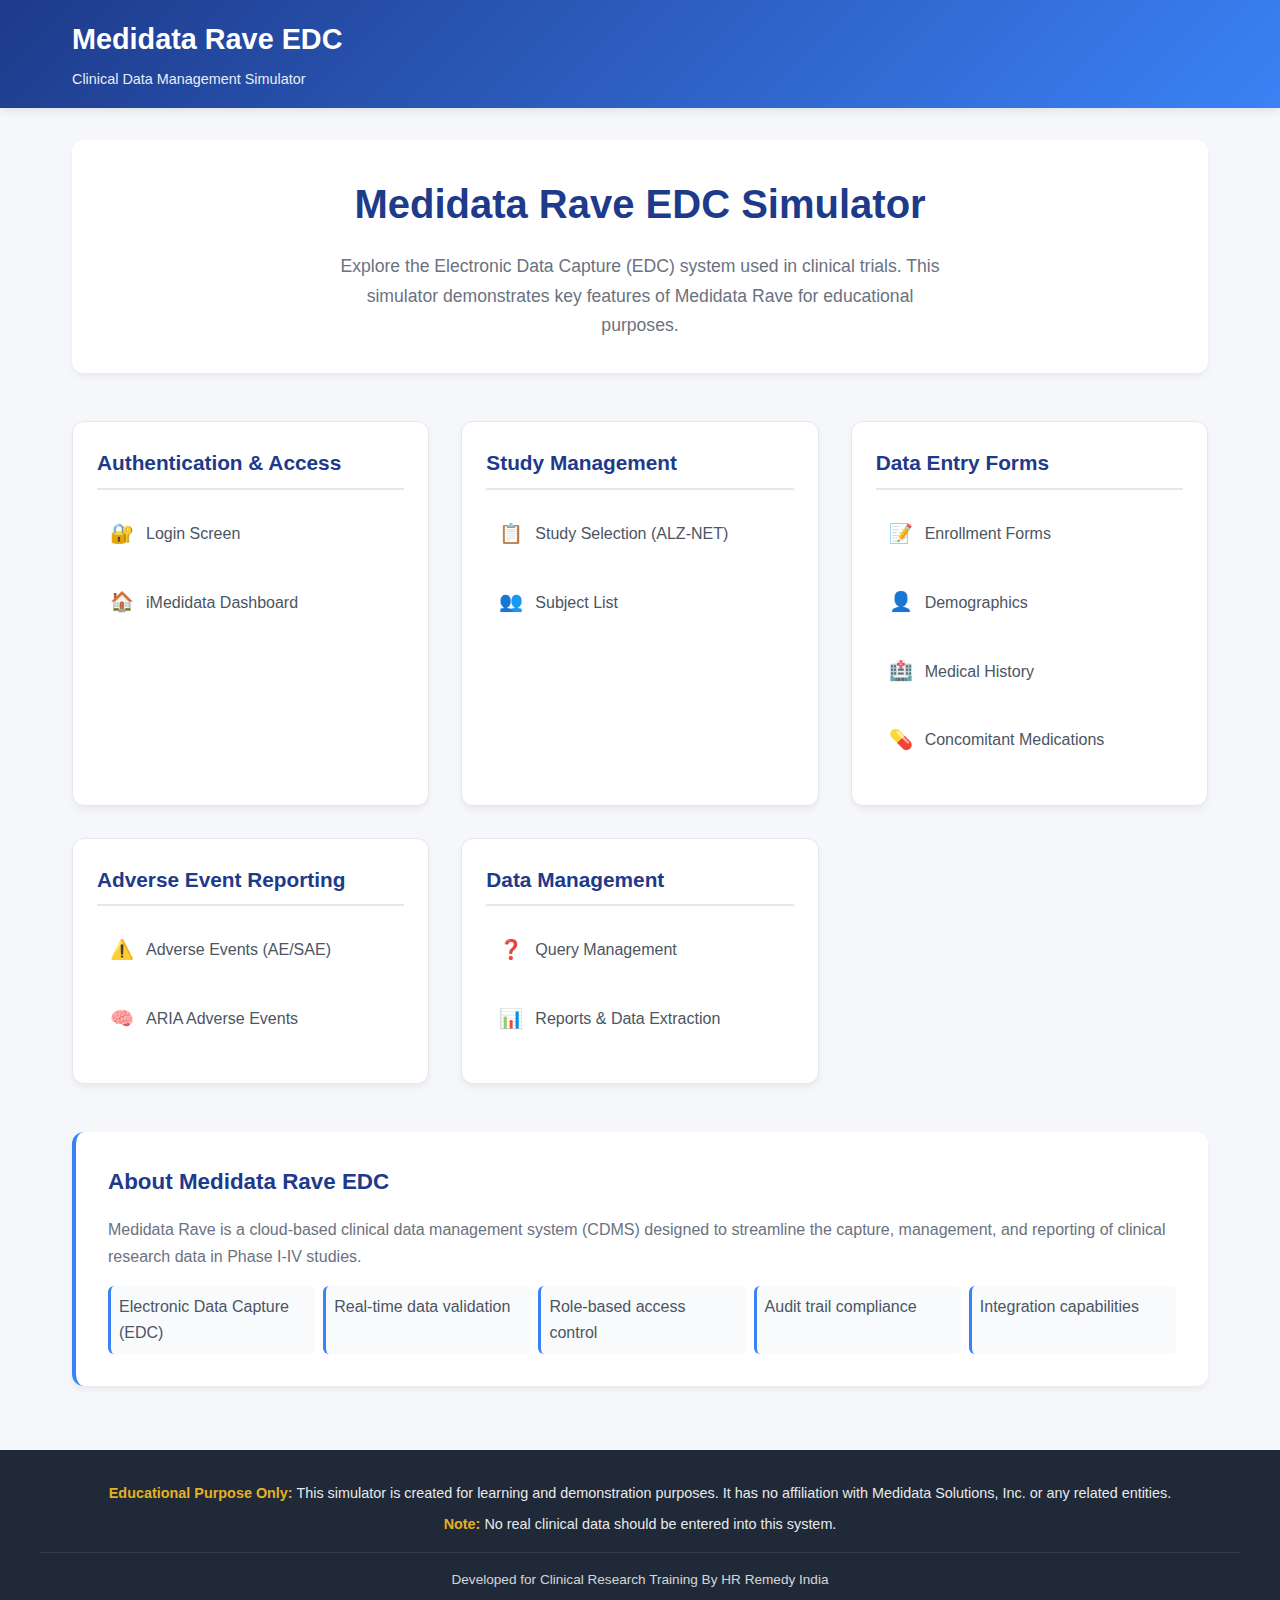
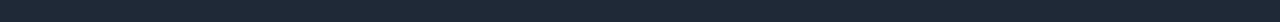
<file: index.html>
<!DOCTYPE html>
<html lang="en">
<head>
    <meta charset="UTF-8">
    <meta name="viewport" content="width=device-width, initial-scale=1.0">
    <title>Medidata Rave EDC Simulator - Home</title>
    <link rel="stylesheet" href="css/styles.css">
    <link rel="stylesheet" href="css/components.css">
</head>
<body>
    <header class="header">
        <div class="header-content">
            <div class="logo">
                <h2>Medidata Rave EDC</h2>
                <span class="subtitle">Clinical Data Management Simulator</span>
            </div>
        </div>
    </header>

    <div class="container">
        <div class="welcome-section">
            <h1>Medidata Rave EDC Simulator</h1>
            <p class="description">
                Explore the Electronic Data Capture (EDC) system used in clinical trials. 
                This simulator demonstrates key features of Medidata Rave for educational purposes.
            </p>
        </div>

        <div class="navigation-grid">
            <div class="nav-section">
                <h3>Authentication & Access</h3>
                <ul class="nav-list">
                    <li><a href="screens/login.html" class="nav-link">
                        <span class="icon">🔐</span>
                        <span class="text">Login Screen</span>
                    </a></li>
                    <li><a href="screens/home_dashboard.html" class="nav-link">
                        <span class="icon">🏠</span>
                        <span class="text">iMedidata Dashboard</span>
                    </a></li>
                </ul>
            </div>

            <div class="nav-section">
                <h3>Study Management</h3>
                <ul class="nav-list">
                    <li><a href="screens/study_list.html" class="nav-link">
                        <span class="icon">📋</span>
                        <span class="text">Study Selection (ALZ-NET)</span>
                    </a></li>
                    <li><a href="screens/subject_list.html" class="nav-link">
                        <span class="icon">👥</span>
                        <span class="text">Subject List</span>
                    </a></li>
                </ul>
            </div>

            <div class="nav-section">
                <h3>Data Entry Forms</h3>
                <ul class="nav-list">
                    <li><a href="screens/enrollment_forms.html" class="nav-link">
                        <span class="icon">📝</span>
                        <span class="text">Enrollment Forms</span>
                    </a></li>
                    <li><a href="screens/demographics.html" class="nav-link">
                        <span class="icon">👤</span>
                        <span class="text">Demographics</span>
                    </a></li>
                    <li><a href="screens/medical_history.html" class="nav-link">
                        <span class="icon">🏥</span>
                        <span class="text">Medical History</span>
                    </a></li>
                    <li><a href="screens/concomitant_meds.html" class="nav-link">
                        <span class="icon">💊</span>
                        <span class="text">Concomitant Medications</span>
                    </a></li>
                </ul>
            </div>

            <div class="nav-section">
                <h3>Adverse Event Reporting</h3>
                <ul class="nav-list">
                    <li><a href="screens/adverse_events.html" class="nav-link">
                        <span class="icon">⚠️</span>
                        <span class="text">Adverse Events (AE/SAE)</span>
                    </a></li>
                    <li><a href="screens/aria_events.html" class="nav-link">
                        <span class="icon">🧠</span>
                        <span class="text">ARIA Adverse Events</span>
                    </a></li>
                </ul>
            </div>

            <div class="nav-section">
                <h3>Data Management</h3>
                <ul class="nav-list">
                    <li><a href="screens/query_management.html" class="nav-link">
                        <span class="icon">❓</span>
                        <span class="text">Query Management</span>
                    </a></li>
                    <li><a href="screens/reports.html" class="nav-link">
                        <span class="icon">📊</span>
                        <span class="text">Reports & Data Extraction</span>
                    </a></li>
                </ul>
            </div>
        </div>

        <div class="info-section">
            <div class="info-card">
                <h4>About Medidata Rave EDC</h4>
                <p>Medidata Rave is a cloud-based clinical data management system (CDMS) designed to streamline the capture, management, and reporting of clinical research data in Phase I-IV studies.</p>
                <ul>
                    <li>Electronic Data Capture (EDC)</li>
                    <li>Real-time data validation</li>
                    <li>Role-based access control</li>
                    <li>Audit trail compliance</li>
                    <li>Integration capabilities</li>
                </ul>
            </div>
        </div>
    </div>

    <footer class="footer">
        <div class="disclaimer">
            <p><strong>Educational Purpose Only:</strong> This simulator is created for learning and demonstration purposes. It has no affiliation with Medidata Solutions, Inc. or any related entities.</p>
            <p><strong>Note:</strong> No real clinical data should be entered into this system.</p>
        </div>
        <div class="credit">
            <p>Developed for Clinical Research Training By HR Remedy India</p>
        </div>
    </footer>
</body>
</html>
</file>
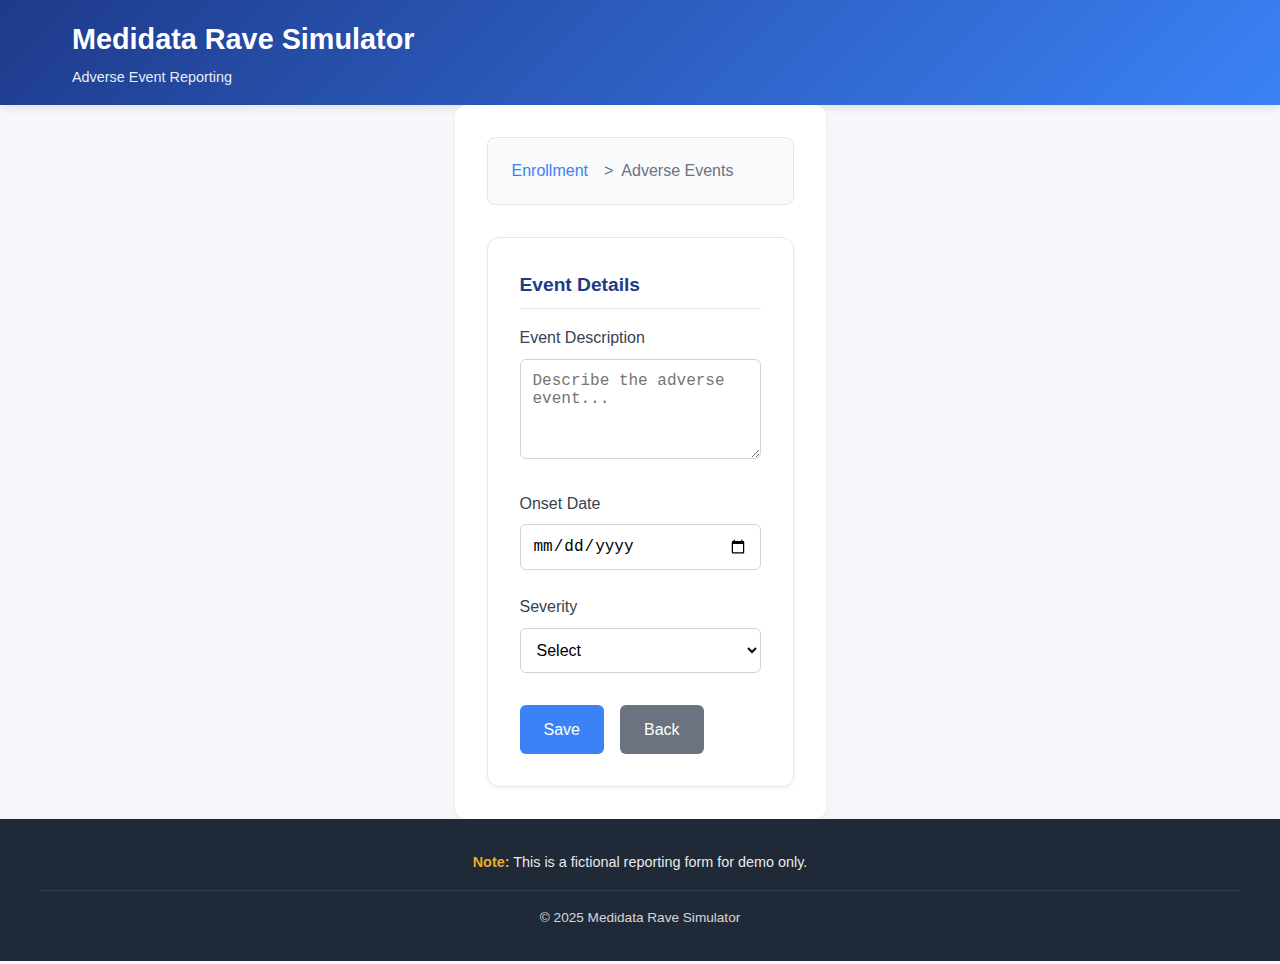
<file: screens/adverse_events.html>
<!DOCTYPE html>
<html lang="en">
<head>
  <meta charset="UTF-8">
  <meta name="viewport" content="width=device-width, initial-scale=1.0">
  <title>Adverse Events | Medidata Rave Simulator</title>
  <link rel="stylesheet" href="../css/styles.css">
  <link rel="stylesheet" href="../css/components.css">
</head>
<body>
  <header class="header">
    <div class="header-content">
      <div class="logo">
        <h2>Medidata Rave Simulator</h2>
        <p class="subtitle">Adverse Event Reporting</p>
      </div>
    </div>
  </header>

  <div class="container screen-container">
    <nav class="breadcrumb">
      <ul class="breadcrumb-list">
        <li class="breadcrumb-item"><a href="enrollment_forms.html" class="breadcrumb-link">Enrollment</a></li>
        <li class="breadcrumb-item breadcrumb-current">Adverse Events</li>
      </ul>
    </nav>

    <form class="form-container">
      <div class="form-section">
        <h3>Event Details</h3>
        <div class="form-group">
          <label class="form-label">Event Description</label>
          <textarea class="form-textarea" placeholder="Describe the adverse event..." rows="4"></textarea>
        </div>
        <div class="form-group">
          <label class="form-label">Onset Date</label>
          <input type="date" class="form-input">
        </div>
        <div class="form-group">
          <label class="form-label">Severity</label>
          <select class="form-select">
            <option value="">Select</option>
            <option value="mild">Mild</option>
            <option value="moderate">Moderate</option>
            <option value="severe">Severe</option>
          </select>
        </div>
      </div>
      <div class="btn-group">
        <button type="submit" class="btn btn-primary">Save</button>
        <a href="enrollment_forms.html" class="btn btn-secondary">Back</a>
      </div>
    </form>
  </div>

  <footer class="footer">
    <div class="disclaimer">
      <p><strong>Note:</strong> This is a fictional reporting form for demo only.</p>
    </div>
    <div class="credit">
      <p>&copy; 2025 Medidata Rave Simulator </p>
    </div>
  </footer>
</body>
</html>
</file>
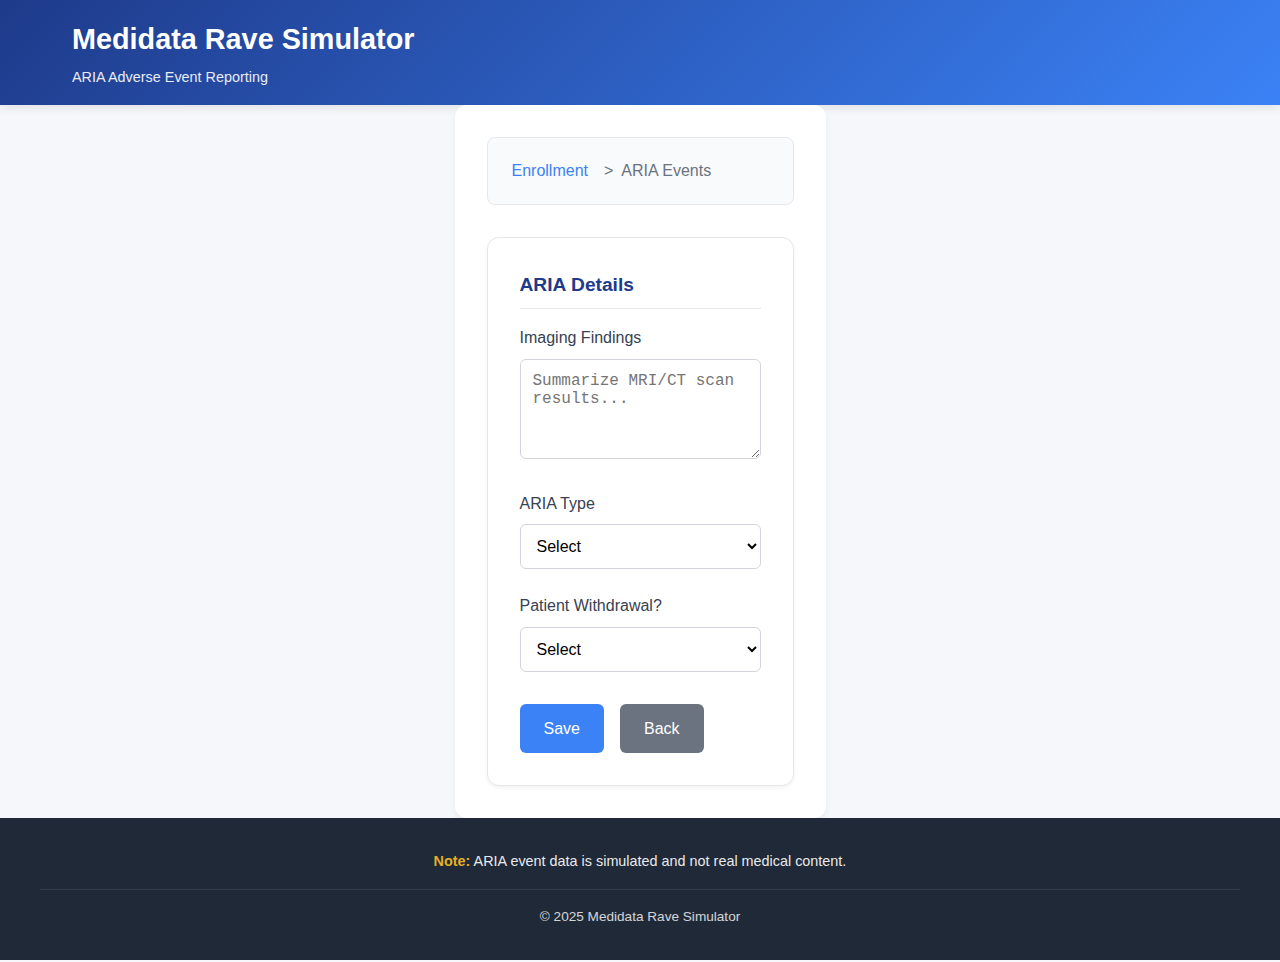
<file: screens/aria_events.html>
<!DOCTYPE html>
<html lang="en">
<head>
  <meta charset="UTF-8">
  <meta name="viewport" content="width=device-width, initial-scale=1.0">
  <title>ARIA Events | Medidata Rave Simulator</title>
  <link rel="stylesheet" href="../css/styles.css">
  <link rel="stylesheet" href="../css/components.css">
</head>
<body>
  <header class="header">
    <div class="header-content">
      <div class="logo">
        <h2>Medidata Rave Simulator</h2>
        <p class="subtitle">ARIA Adverse Event Reporting</p>
      </div>
    </div>
  </header>

  <div class="container screen-container">
    <nav class="breadcrumb">
      <ul class="breadcrumb-list">
        <li class="breadcrumb-item"><a href="enrollment_forms.html" class="breadcrumb-link">Enrollment</a></li>
        <li class="breadcrumb-item breadcrumb-current">ARIA Events</li>
      </ul>
    </nav>

    <form class="form-container">
      <div class="form-section">
        <h3>ARIA Details</h3>
        <div class="form-group">
          <label class="form-label">Imaging Findings</label>
          <textarea class="form-textarea" placeholder="Summarize MRI/CT scan results..." rows="4"></textarea>
        </div>
        <div class="form-group">
          <label class="form-label">ARIA Type</label>
          <select class="form-select">
            <option value="">Select</option>
            <option value="aria-e">ARIA-E</option>
            <option value="aria-h">ARIA-H</option>
            <option value="both">Both</option>
          </select>
        </div>
        <div class="form-group">
          <label class="form-label">Patient Withdrawal?</label>
          <select class="form-select">
            <option value="">Select</option>
            <option value="yes">Yes</option>
            <option value="no">No</option>
          </select>
        </div>
      </div>
      <div class="btn-group">
        <button type="submit" class="btn btn-primary">Save</button>
        <a href="enrollment_forms.html" class="btn btn-secondary">Back</a>
      </div>
    </form>
  </div>

  <footer class="footer">
    <div class="disclaimer">
      <p><strong>Note:</strong> ARIA event data is simulated and not real medical content.</p>
    </div>
    <div class="credit">
      <p>&copy; 2025 Medidata Rave Simulator</p>
    </div>
  </footer>
</body>
</html>
</file>
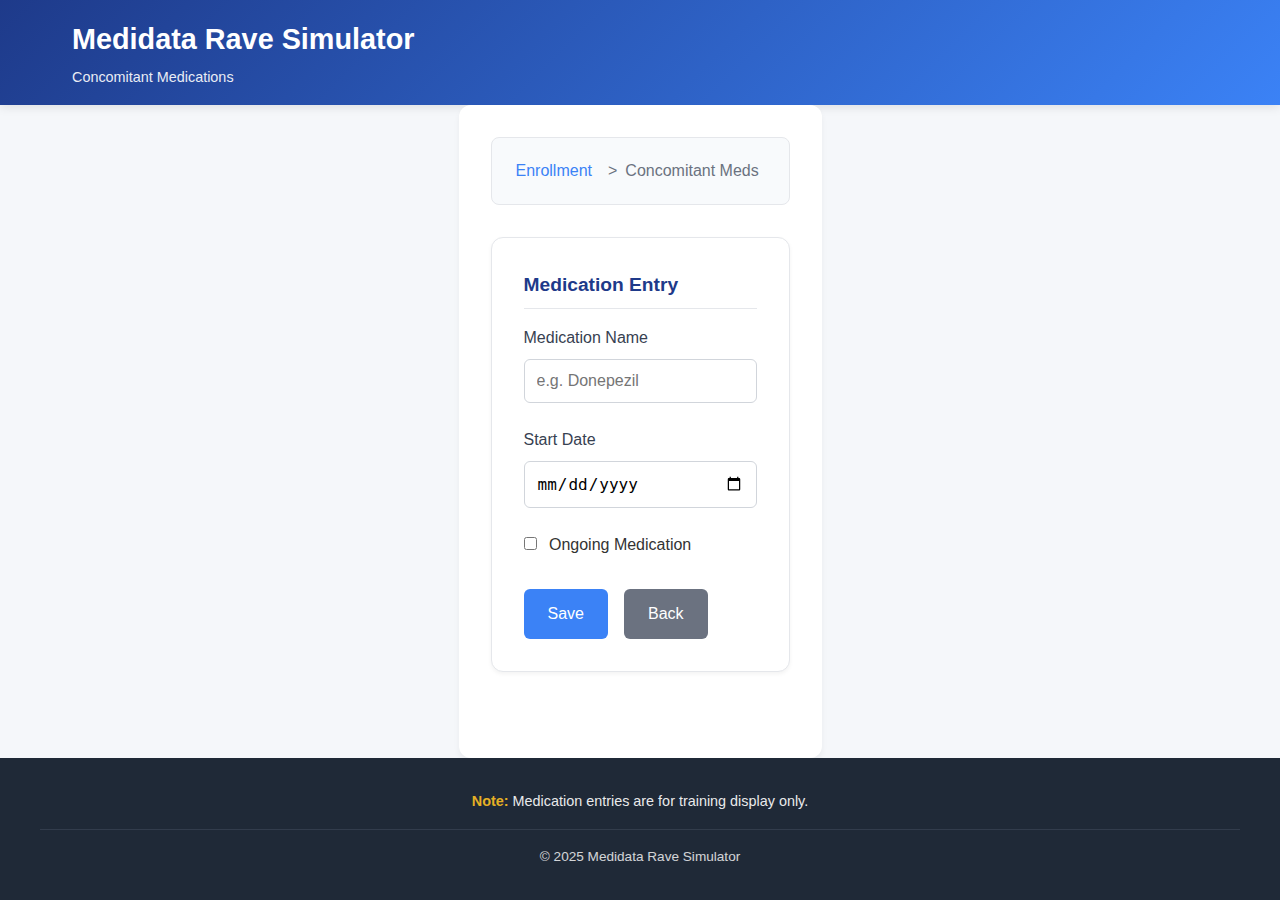
<file: screens/concomitant_meds.html>
<!DOCTYPE html>
<html lang="en">
<head>
  <meta charset="UTF-8">
  <meta name="viewport" content="width=device-width, initial-scale=1.0">
  <title>Concomitant Medications | Medidata Rave Simulator</title>
  <link rel="stylesheet" href="../css/styles.css">
  <link rel="stylesheet" href="../css/components.css">
</head>
<body>
  <header class="header">
    <div class="header-content">
      <div class="logo">
        <h2>Medidata Rave Simulator</h2>
        <p class="subtitle">Concomitant Medications</p>
      </div>
    </div>
  </header>

  <div class="container screen-container">
    <nav class="breadcrumb">
      <ul class="breadcrumb-list">
        <li class="breadcrumb-item"><a href="enrollment_forms.html" class="breadcrumb-link">Enrollment</a></li>
        <li class="breadcrumb-item breadcrumb-current">Concomitant Meds</li>
      </ul>
    </nav>

    <form class="form-container">
      <div class="form-section">
        <h3>Medication Entry</h3>
        <div class="form-group">
          <label class="form-label">Medication Name</label>
          <input type="text" class="form-input" placeholder="e.g. Donepezil">
        </div>
        <div class="form-group">
          <label class="form-label">Start Date</label>
          <input type="date" class="form-input">
        </div>
        <div class="form-group">
          <label><input type="checkbox" class="form-checkbox"> Ongoing Medication</label>
        </div>
      </div>
      <div class="btn-group">
        <button type="submit" class="btn btn-primary">Save</button>
        <a href="enrollment_forms.html" class="btn btn-secondary">Back</a>
      </div>
    </form>
  </div>

  <footer class="footer">
    <div class="disclaimer">
      <p><strong>Note:</strong> Medication entries are for training display only.</p>
    </div>
    <div class="credit">
      <p>&copy; 2025 Medidata Rave Simulator </p>
    </div>
  </footer>
</body>
</html>
</file>
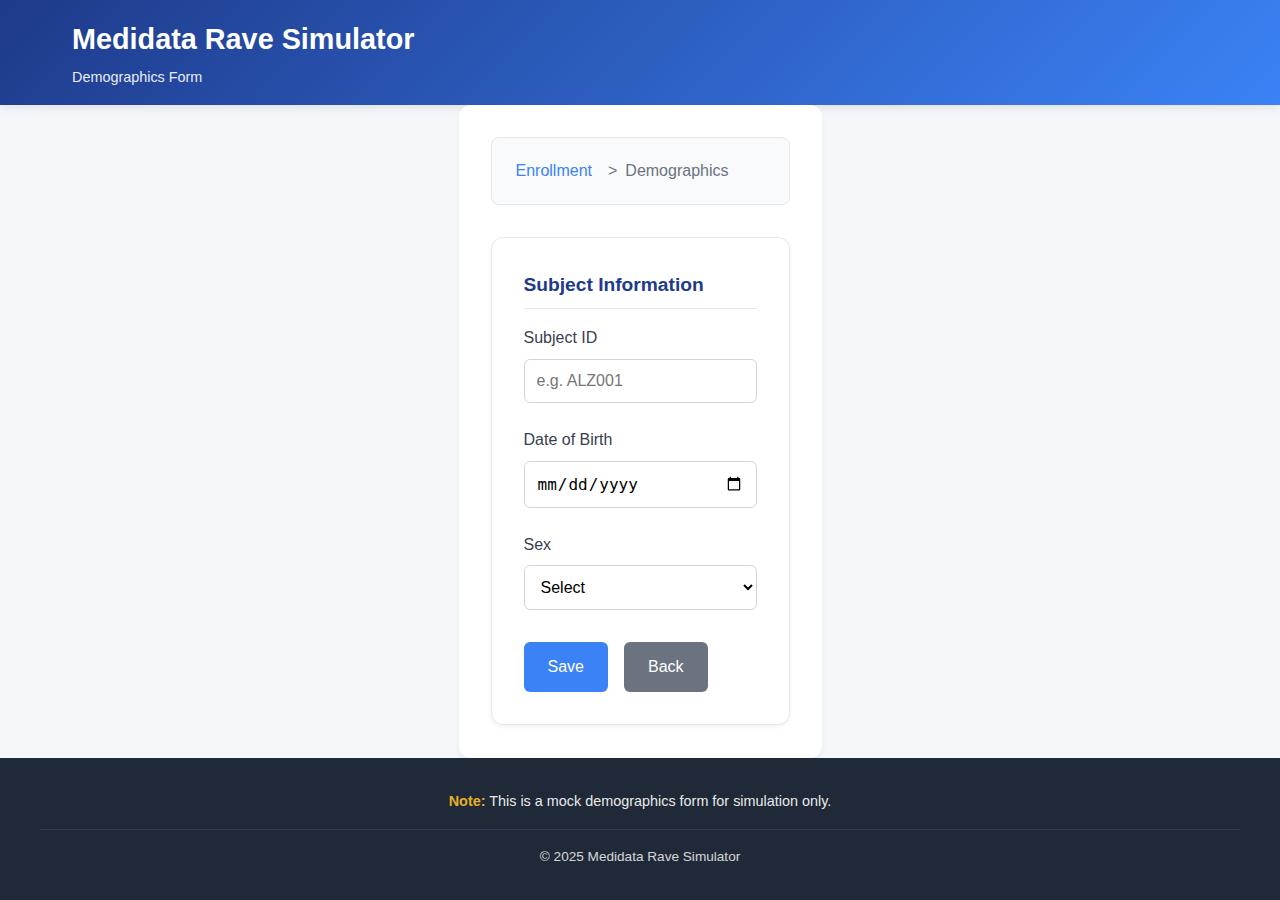
<file: screens/demographics.html>
<!DOCTYPE html>
<html lang="en">
<head>
  <meta charset="UTF-8">
  <meta name="viewport" content="width=device-width, initial-scale=1.0">
  <title>Demographics Form | Medidata Rave Simulator</title>
  <link rel="stylesheet" href="../css/styles.css">
  <link rel="stylesheet" href="../css/components.css">
</head>
<body>
  <header class="header">
    <div class="header-content">
      <div class="logo">
        <h2>Medidata Rave Simulator</h2>
        <p class="subtitle">Demographics Form</p>
      </div>
    </div>
  </header>

  <div class="container screen-container">
    <nav class="breadcrumb">
      <ul class="breadcrumb-list">
        <li class="breadcrumb-item"><a href="enrollment_forms.html" class="breadcrumb-link">Enrollment</a></li>
        <li class="breadcrumb-item breadcrumb-current">Demographics</li>
      </ul>
    </nav>

    <form class="form-container">
      <div class="form-section">
        <h3>Subject Information</h3>
        <div class="form-group">
          <label class="form-label">Subject ID</label>
          <input type="text" class="form-input" placeholder="e.g. ALZ001">
        </div>
        <div class="form-group">
          <label class="form-label">Date of Birth</label>
          <input type="date" class="form-input">
        </div>
        <div class="form-group">
          <label class="form-label">Sex</label>
          <select class="form-select">
            <option value="">Select</option>
            <option value="male">Male</option>
            <option value="female">Female</option>
            <option value="other">Other</option>
          </select>
        </div>
      </div>
      <div class="btn-group">
        <button type="submit" class="btn btn-primary">Save</button>
        <a href="enrollment_forms.html" class="btn btn-secondary">Back</a>
      </div>
    </form>
  </div>

  <footer class="footer">
    <div class="disclaimer">
      <p><strong>Note:</strong> This is a mock demographics form for simulation only.</p>
    </div>
    <div class="credit">
      <p>&copy; 2025 Medidata Rave Simulator </p>
    </div>
  </footer>
</body>
</html>
</file>
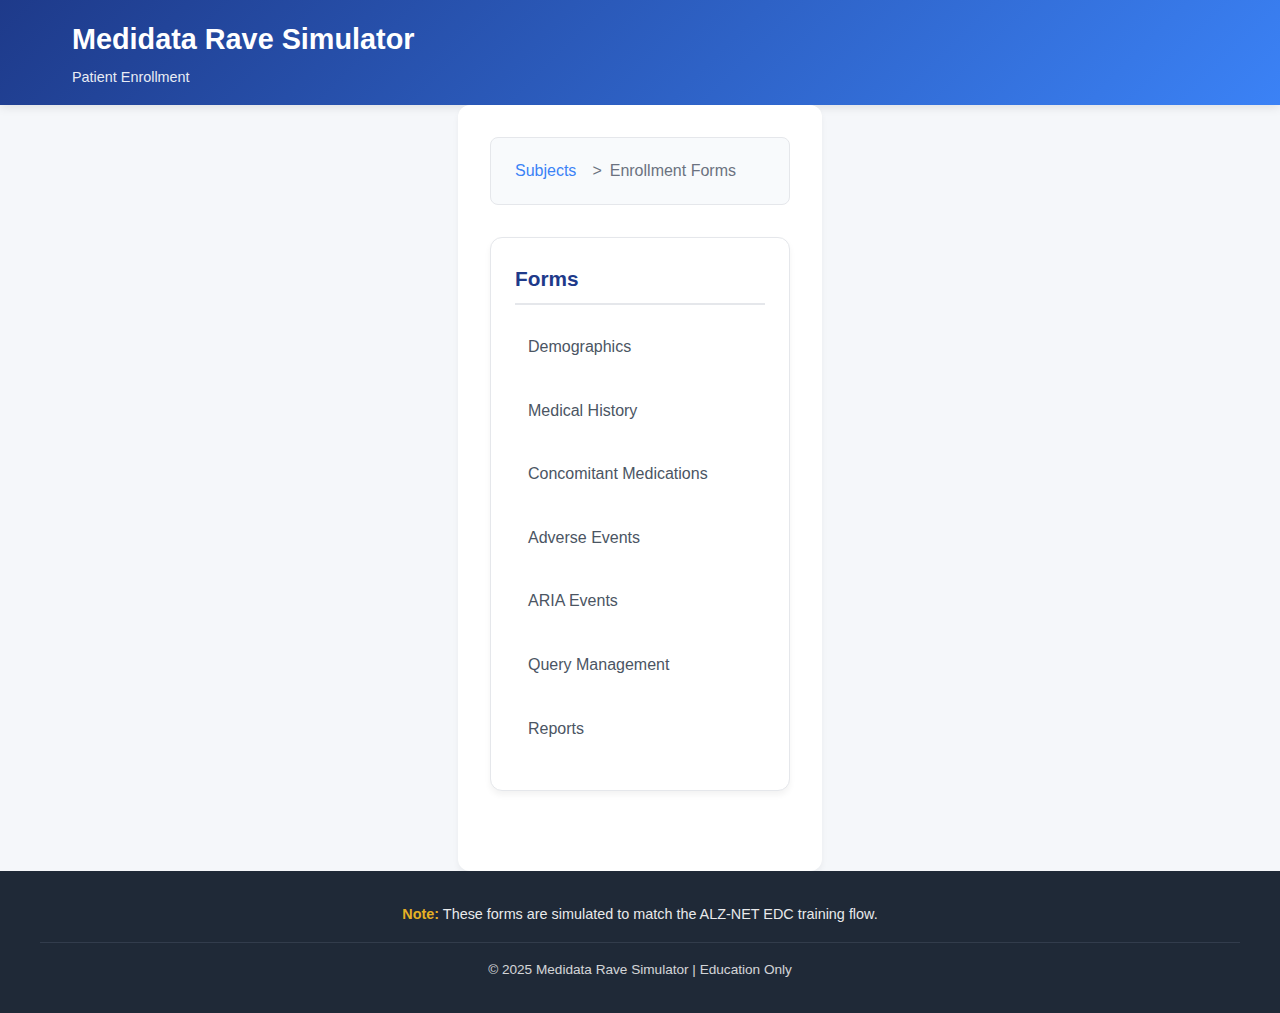
<file: screens/enrollment_forms.html>
<!DOCTYPE html>
<html lang="en">
<head>
  <meta charset="UTF-8">
  <meta name="viewport" content="width=device-width, initial-scale=1.0">
  <title>Enrollment Forms | Medidata Rave Simulator</title>
  <link rel="stylesheet" href="../css/styles.css">
  <link rel="stylesheet" href="../css/components.css">
</head>
<body>
  <header class="header">
    <div class="header-content">
      <div class="logo">
        <h2>Medidata Rave Simulator</h2>
        <p class="subtitle">Patient Enrollment</p>
      </div>
    </div>
  </header>

  <div class="container screen-container">
    <nav class="breadcrumb">
      <ul class="breadcrumb-list">
        <li class="breadcrumb-item"><a href="subject_list.html" class="breadcrumb-link">Subjects</a></li>
        <li class="breadcrumb-item breadcrumb-current">Enrollment Forms</li>
      </ul>
    </nav>

    <div class="navigation-grid">
      <div class="nav-section">
        <h3>Forms</h3>
        <ul class="nav-list">
          <li><a class="nav-link" href="demographics.html">Demographics</a></li>
          <li><a class="nav-link" href="medical_history.html">Medical History</a></li>
          <li><a class="nav-link" href="concomitant_meds.html">Concomitant Medications</a></li>
          <li><a class="nav-link" href="adverse_events.html">Adverse Events</a></li>
          <li><a class="nav-link" href="aria_events.html">ARIA Events</a></li>
          <li><a class="nav-link" href="query_management.html">Query Management</a></li>
          <li><a class="nav-link" href="reports.html">Reports</a></li>
        </ul>
      </div>
    </div>
  </div>

  <footer class="footer">
    <div class="disclaimer">
      <p><strong>Note:</strong> These forms are simulated to match the ALZ-NET EDC training flow.</p>
    </div>
    <div class="credit">
      <p>&copy; 2025 Medidata Rave Simulator | Education Only</p>
    </div>
  </footer>
</body>
</html>
</file>
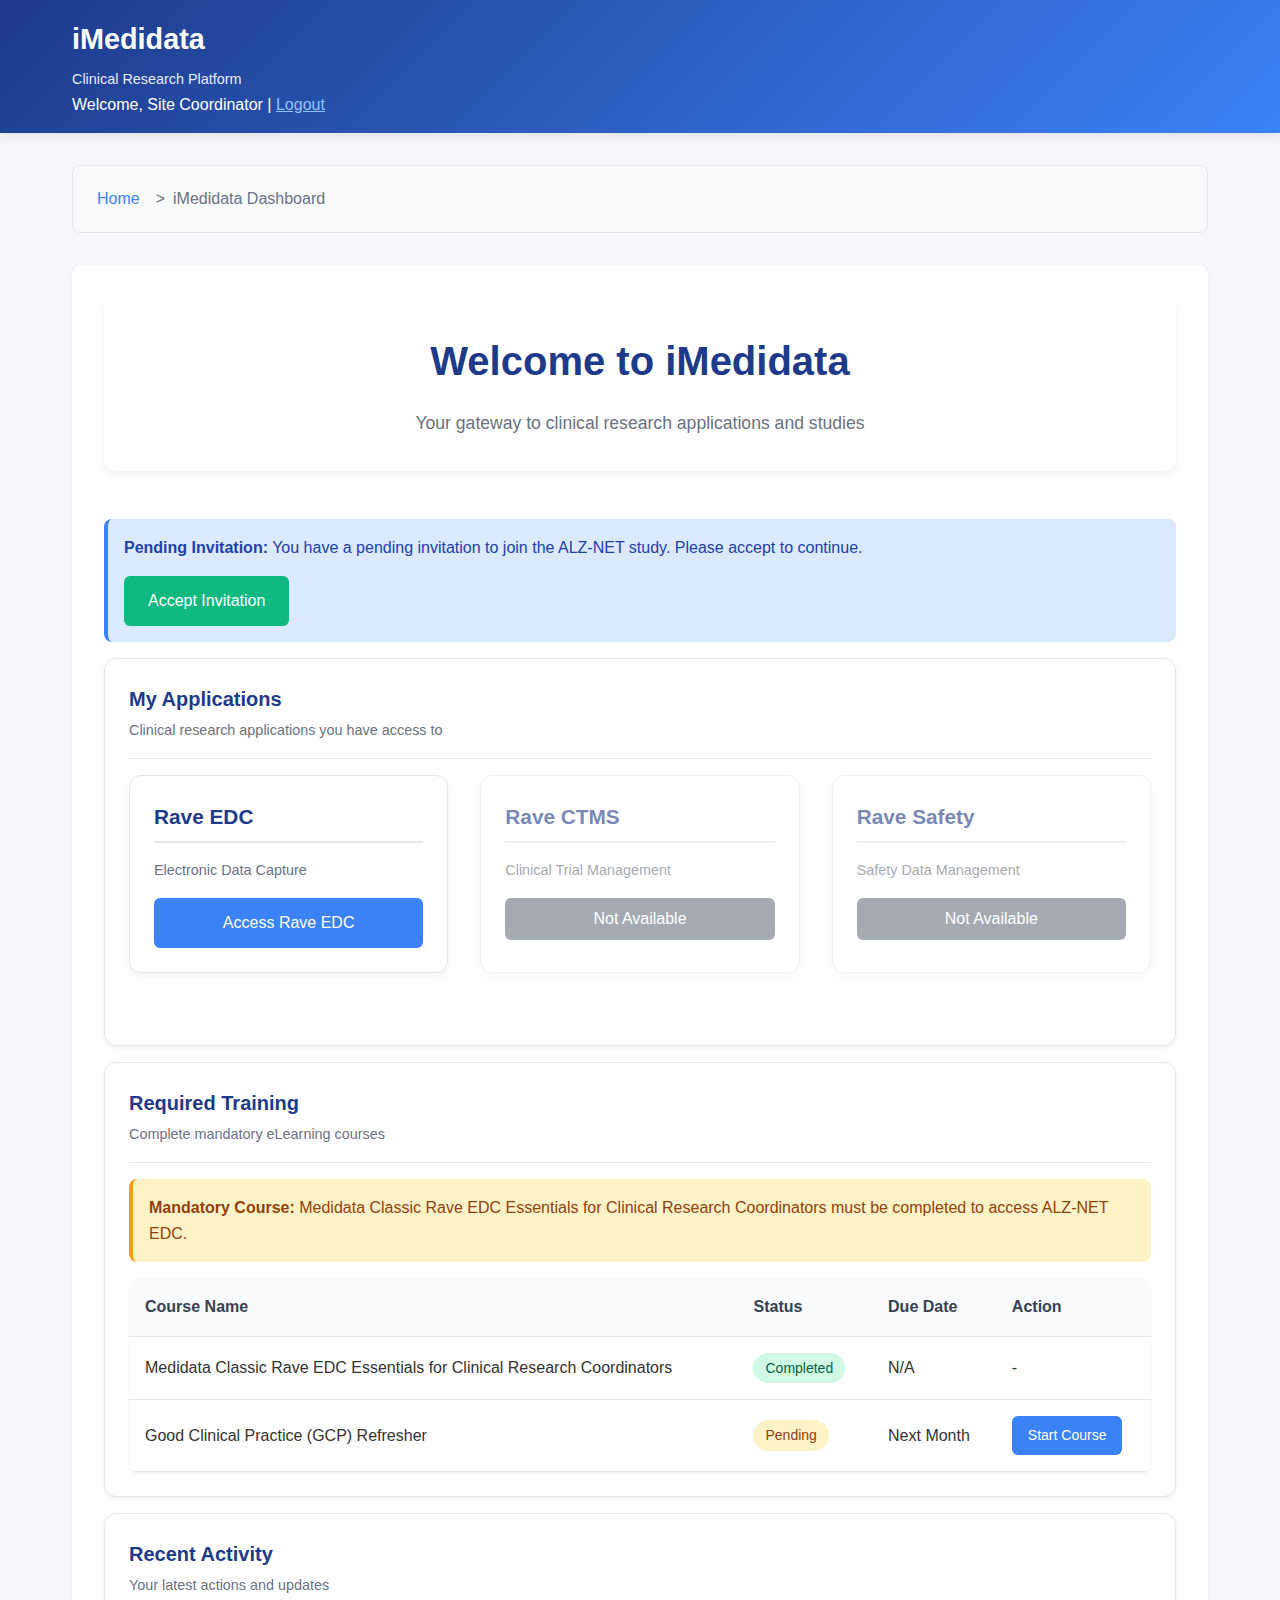
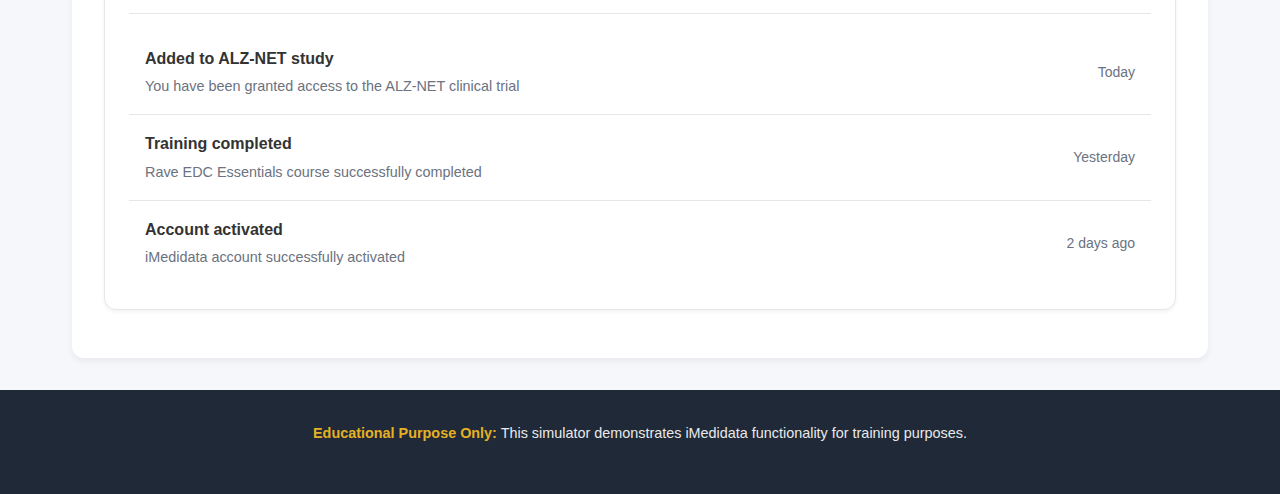
<file: screens/home_dashboard.html>
<!DOCTYPE html>
<html lang="en">
<head>
    <meta charset="UTF-8">
    <meta name="viewport" content="width=device-width, initial-scale=1.0">
    <title>Medidata Rave EDC - iMedidata Dashboard</title>
    <link rel="stylesheet" href="../css/styles.css">
    <link rel="stylesheet" href="../css/components.css">
</head>
<body>
    <header class="header">
        <div class="header-content">
            <div class="logo">
                <h2>iMedidata</h2>
                <span class="subtitle">Clinical Research Platform</span>
            </div>
            <div style="margin-left: auto; color: white;">
                Welcome, Site Coordinator | <a href="../index.html" style="color: #93c5fd;">Logout</a>
            </div>
        </div>
    </header>

    <div class="container">
        <nav class="breadcrumb">
            <ul class="breadcrumb-list">
                <li class="breadcrumb-item">
                    <a href="../index.html" class="breadcrumb-link">Home</a>
                </li>
                <li class="breadcrumb-item">
                    <span class="breadcrumb-current">iMedidata Dashboard</span>
                </li>
            </ul>
        </nav>

        <div class="screen-container">
            <div class="welcome-section">
                <h1>Welcome to iMedidata</h1>
                <p class="description">Your gateway to clinical research applications and studies</p>
            </div>

            <div class="alert alert-info">
                <strong>Pending Invitation:</strong> You have a pending invitation to join the ALZ-NET study. Please accept to continue.
                <div style="margin-top: 1rem;">
                    <a href="study_list.html" class="btn btn-success">Accept Invitation</a>
                </div>
            </div>

            <div class="card">
                <div class="card-header">
                    <h2 class="card-title">My Applications</h2>
                    <p class="card-subtitle">Clinical research applications you have access to</p>
                </div>
                
                <div class="navigation-grid" style="grid-template-columns: repeat(auto-fit, minmax(250px, 1fr));">
                    <div class="nav-section">
                        <h3>Rave EDC</h3>
                        <p style="color: #6b7280; font-size: 0.9rem; margin-bottom: 1rem;">Electronic Data Capture</p>
                        <a href="study_list.html" class="btn btn-primary" style="width: 100%;">Access Rave EDC</a>
                    </div>
                    
                    <div class="nav-section" style="opacity: 0.6;">
                        <h3>Rave CTMS</h3>
                        <p style="color: #6b7280; font-size: 0.9rem; margin-bottom: 1rem;">Clinical Trial Management</p>
                        <button class="btn btn-secondary" style="width: 100%;" disabled>Not Available</button>
                    </div>
                    
                    <div class="nav-section" style="opacity: 0.6;">
                        <h3>Rave Safety</h3>
                        <p style="color: #6b7280; font-size: 0.9rem; margin-bottom: 1rem;">Safety Data Management</p>
                        <button class="btn btn-secondary" style="width: 100%;" disabled>Not Available</button>
                    </div>
                </div>
            </div>

            <div class="card">
                <div class="card-header">
                    <h2 class="card-title">Required Training</h2>
                    <p class="card-subtitle">Complete mandatory eLearning courses</p>
                </div>
                
                <div class="alert alert-warning">
                    <strong>Mandatory Course:</strong> Medidata Classic Rave EDC Essentials for Clinical Research Coordinators must be completed to access ALZ-NET EDC.
                </div>
                
                <table class="data-table">
                    <thead>
                        <tr>
                            <th>Course Name</th>
                            <th>Status</th>
                            <th>Due Date</th>
                            <th>Action</th>
                        </tr>
                    </thead>
                    <tbody>
                        <tr>
                            <td>Medidata Classic Rave EDC Essentials for Clinical Research Coordinators</td>
                            <td><span class="status-indicator status-complete">Completed</span></td>
                            <td>N/A</td>
                            <td>-</td>
                        </tr>
                        <tr>
                            <td>Good Clinical Practice (GCP) Refresher</td>
                            <td><span class="status-indicator status-pending">Pending</span></td>
                            <td>Next Month</td>
                            <td><a href="#" class="btn btn-primary" style="padding: 0.5rem 1rem; font-size: 0.875rem;">Start Course</a></td>
                        </tr>
                    </tbody>
                </table>
            </div>

            <div class="card">
                <div class="card-header">
                    <h2 class="card-title">Recent Activity</h2>
                    <p class="card-subtitle">Your latest actions and updates</p>
                </div>
                
                <ul style="list-style: none; padding: 0;">
                    <li style="padding: 1rem; border-bottom: 1px solid #e5e7eb; display: flex; justify-content: space-between; align-items: center;">
                        <div>
                            <strong>Added to ALZ-NET study</strong>
                            <p style="color: #6b7280; margin: 0.25rem 0 0 0; font-size: 0.9rem;">You have been granted access to the ALZ-NET clinical trial</p>
                        </div>
                        <span style="color: #6b7280; font-size: 0.875rem;">Today</span>
                    </li>
                    <li style="padding: 1rem; border-bottom: 1px solid #e5e7eb; display: flex; justify-content: space-between; align-items: center;">
                        <div>
                            <strong>Training completed</strong>
                            <p style="color: #6b7280; margin: 0.25rem 0 0 0; font-size: 0.9rem;">Rave EDC Essentials course successfully completed</p>
                        </div>
                        <span style="color: #6b7280; font-size: 0.875rem;">Yesterday</span>
                    </li>
                    <li style="padding: 1rem; display: flex; justify-content: space-between; align-items: center;">
                        <div>
                            <strong>Account activated</strong>
                            <p style="color: #6b7280; margin: 0.25rem 0 0 0; font-size: 0.9rem;">iMedidata account successfully activated</p>
                        </div>
                        <span style="color: #6b7280; font-size: 0.875rem;">2 days ago</span>
                    </li>
                </ul>
            </div>
        </div>
    </div>

    <footer class="footer">
        <div class="disclaimer">
            <p><strong>Educational Purpose Only:</strong> This simulator demonstrates iMedidata functionality for training purposes.</p>
        </div>
    </footer>
</body>
</html>
</file>
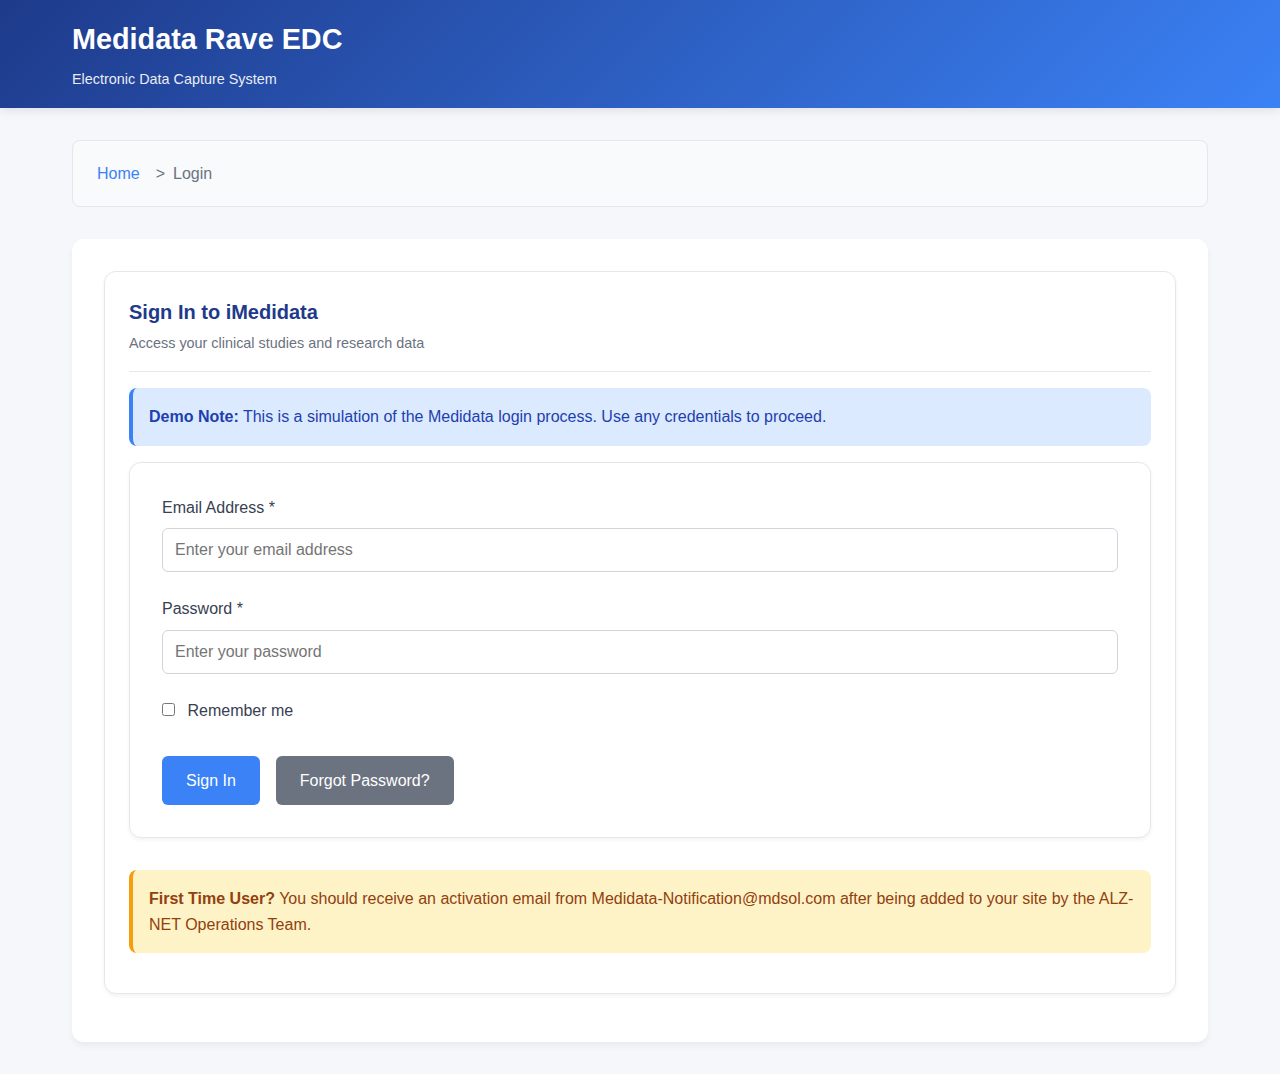
<file: screens/login.html>
<!DOCTYPE html>
<html lang="en">
<head>
    <meta charset="UTF-8">
    <meta name="viewport" content="width=device-width, initial-scale=1.0">
    <title>Medidata Rave EDC - Login</title>
    <link rel="stylesheet" href="../css/styles.css">
    <link rel="stylesheet" href="../css/components.css">
</head>
<body>
    <header class="header">
        <div class="header-content">
            <div class="logo">
                <h2>Medidata Rave EDC</h2>
                <span class="subtitle">Electronic Data Capture System</span>
            </div>
        </div>
    </header>

    <div class="container">
        <nav class="breadcrumb">
            <ul class="breadcrumb-list">
                <li class="breadcrumb-item">
                    <a href="../index.html" class="breadcrumb-link">Home</a>
                </li>
                <li class="breadcrumb-item">
                    <span class="breadcrumb-current">Login</span>
                </li>
            </ul>
        </nav>

        <div class="screen-container">
            <div class="card">
                <div class="card-header">
                    <h1 class="card-title">Sign In to iMedidata</h1>
                    <p class="card-subtitle">Access your clinical studies and research data</p>
                </div>

                <div class="alert alert-info">
                    <strong>Demo Note:</strong> This is a simulation of the Medidata login process. Use any credentials to proceed.
                </div>

                <form class="form-container">
                    <div class="form-group">
                        <label for="email" class="form-label">Email Address *</label>
                        <input type="email" id="email" name="email" class="form-input" placeholder="Enter your email address" required>
                    </div>

                    <div class="form-group">
                        <label for="password" class="form-label">Password *</label>
                        <input type="password" id="password" name="password" class="form-input" placeholder="Enter your password" required>
                    </div>

                    <div class="form-group">
                        <label class="form-label">
                            <input type="checkbox" class="form-checkbox"> Remember me
                        </label>
                    </div>

                    <div class="btn-group">
                        <a href="home_dashboard.html" class="btn btn-primary">Sign In</a>
                        <a href="#" class="btn btn-secondary">Forgot Password?</a>
                    </div>
                </form>

                <div class="alert alert-warning" style="margin-top: 2rem;">
                    <strong>First Time User?</strong> 
                    You should receive an activation email from Medidata-Notification@mdsol.com after being added to your site by the ALZ-NET Operations Team.
                </div>

                <div class="info-card" style
</file>
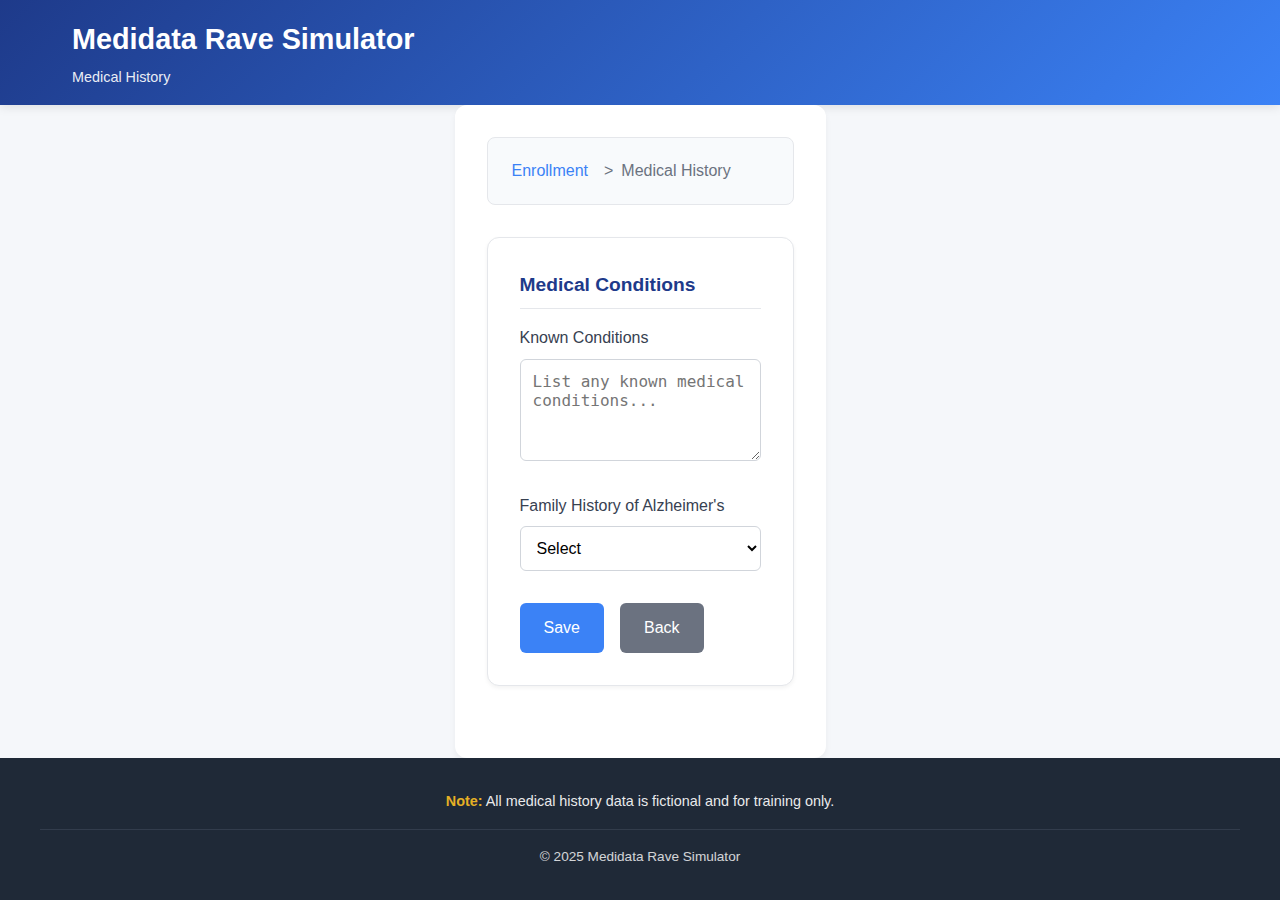
<file: screens/medical_history.html>
<!DOCTYPE html>
<html lang="en">
<head>
  <meta charset="UTF-8">
  <meta name="viewport" content="width=device-width, initial-scale=1.0">
  <title>Medical History Form | Medidata Rave Simulator</title>
  <link rel="stylesheet" href="../css/styles.css">
  <link rel="stylesheet" href="../css/components.css">
</head>
<body>
  <header class="header">
    <div class="header-content">
      <div class="logo">
        <h2>Medidata Rave Simulator</h2>
        <p class="subtitle">Medical History</p>
      </div>
    </div>
  </header>

  <div class="container screen-container">
    <nav class="breadcrumb">
      <ul class="breadcrumb-list">
        <li class="breadcrumb-item"><a href="enrollment_forms.html" class="breadcrumb-link">Enrollment</a></li>
        <li class="breadcrumb-item breadcrumb-current">Medical History</li>
      </ul>
    </nav>

    <form class="form-container">
      <div class="form-section">
        <h3>Medical Conditions</h3>
        <div class="form-group">
          <label class="form-label">Known Conditions</label>
          <textarea class="form-textarea" placeholder="List any known medical conditions..." rows="4"></textarea>
        </div>
        <div class="form-group">
          <label class="form-label">Family History of Alzheimer's</label>
          <select class="form-select">
            <option value="">Select</option>
            <option value="yes">Yes</option>
            <option value="no">No</option>
          </select>
        </div>
      </div>
      <div class="btn-group">
        <button type="submit" class="btn btn-primary">Save</button>
        <a href="enrollment_forms.html" class="btn btn-secondary">Back</a>
      </div>
    </form>
  </div>

  <footer class="footer">
    <div class="disclaimer">
      <p><strong>Note:</strong> All medical history data is fictional and for training only.</p>
    </div>
    <div class="credit">
      <p>&copy; 2025 Medidata Rave Simulator </p>
    </div>
  </footer>
</body>
</html>
</file>
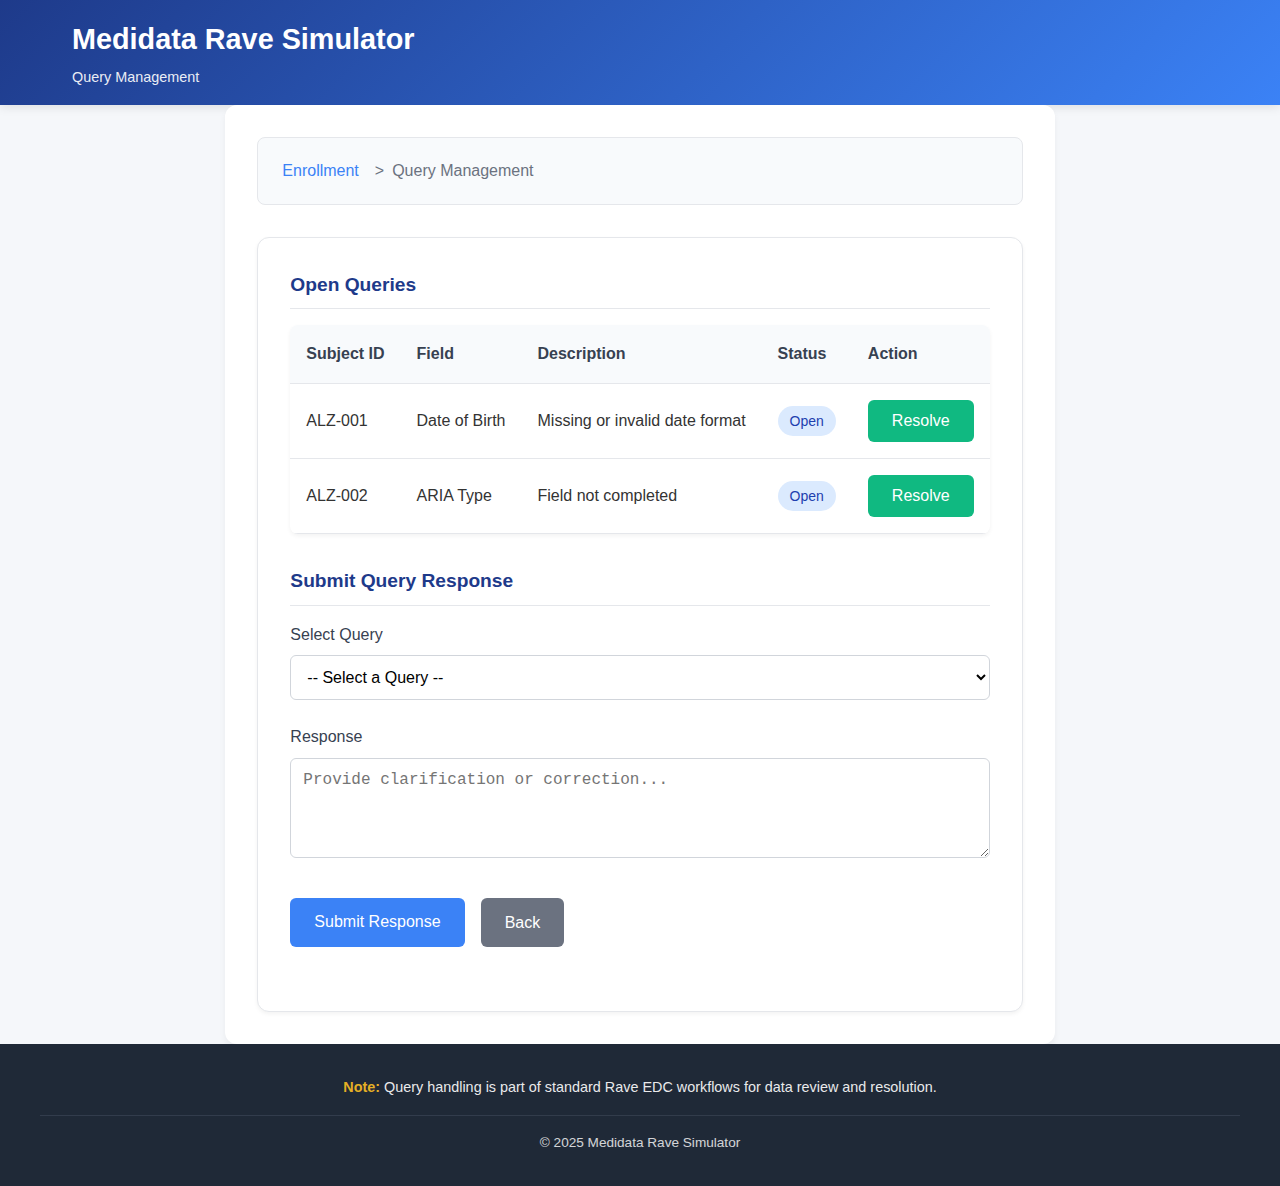
<file: screens/query_management.html>
<!DOCTYPE html>
<html lang="en">
<head>
  <meta charset="UTF-8">
  <meta name="viewport" content="width=device-width, initial-scale=1.0">
  <title>Query Management | Medidata Rave Simulator</title>
  <link rel="stylesheet" href="../css/styles.css">
  <link rel="stylesheet" href="../css/components.css">
</head>
<body>
  <header class="header">
    <div class="header-content">
      <div class="logo">
        <h2>Medidata Rave Simulator</h2>
        <p class="subtitle">Query Management</p>
      </div>
    </div>
  </header>

  <div class="container screen-container">
    <nav class="breadcrumb">
      <ul class="breadcrumb-list">
        <li class="breadcrumb-item"><a href="enrollment_forms.html" class="breadcrumb-link">Enrollment</a></li>
        <li class="breadcrumb-item breadcrumb-current">Query Management</li>
      </ul>
    </nav>

    <div class="form-container">
      <div class="form-section">
        <h3>Open Queries</h3>
        <table class="data-table">
          <thead>
            <tr>
              <th>Subject ID</th>
              <th>Field</th>
              <th>Description</th>
              <th>Status</th>
              <th>Action</th>
            </tr>
          </thead>
          <tbody>
            <tr>
              <td>ALZ-001</td>
              <td>Date of Birth</td>
              <td>Missing or invalid date format</td>
              <td><span class="status-indicator status-query">Open</span></td>
              <td><button class="btn btn-success">Resolve</button></td>
            </tr>
            <tr>
              <td>ALZ-002</td>
              <td>ARIA Type</td>
              <td>Field not completed</td>
              <td><span class="status-indicator status-query">Open</span></td>
              <td><button class="btn btn-success">Resolve</button></td>
            </tr>
          </tbody>
        </table>
      </div>

      <div class="form-section">
        <h3>Submit Query Response</h3>
        <div class="form-group">
          <label class="form-label">Select Query</label>
          <select class="form-select">
            <option value="">-- Select a Query --</option>
            <option value="dob">ALZ-001 - DOB</option>
            <option value="aria">ALZ-002 - ARIA Type</option>
          </select>
        </div>
        <div class="form-group">
          <label class="form-label">Response</label>
          <textarea class="form-textarea" placeholder="Provide clarification or correction..."></textarea>
        </div>
        <div class="btn-group">
          <button class="btn btn-primary">Submit Response</button>
          <a href="enrollment_forms.html" class="btn btn-secondary">Back</a>
        </div>
      </div>
    </div>
  </div>

  <footer class="footer">
    <div class="disclaimer">
      <p><strong>Note:</strong> Query handling is part of standard Rave EDC workflows for data review and resolution.</p>
    </div>
    <div class="credit">
      <p>&copy; 2025 Medidata Rave Simulator</p>
    </div>
  </footer>
</body>
</html>
</file>
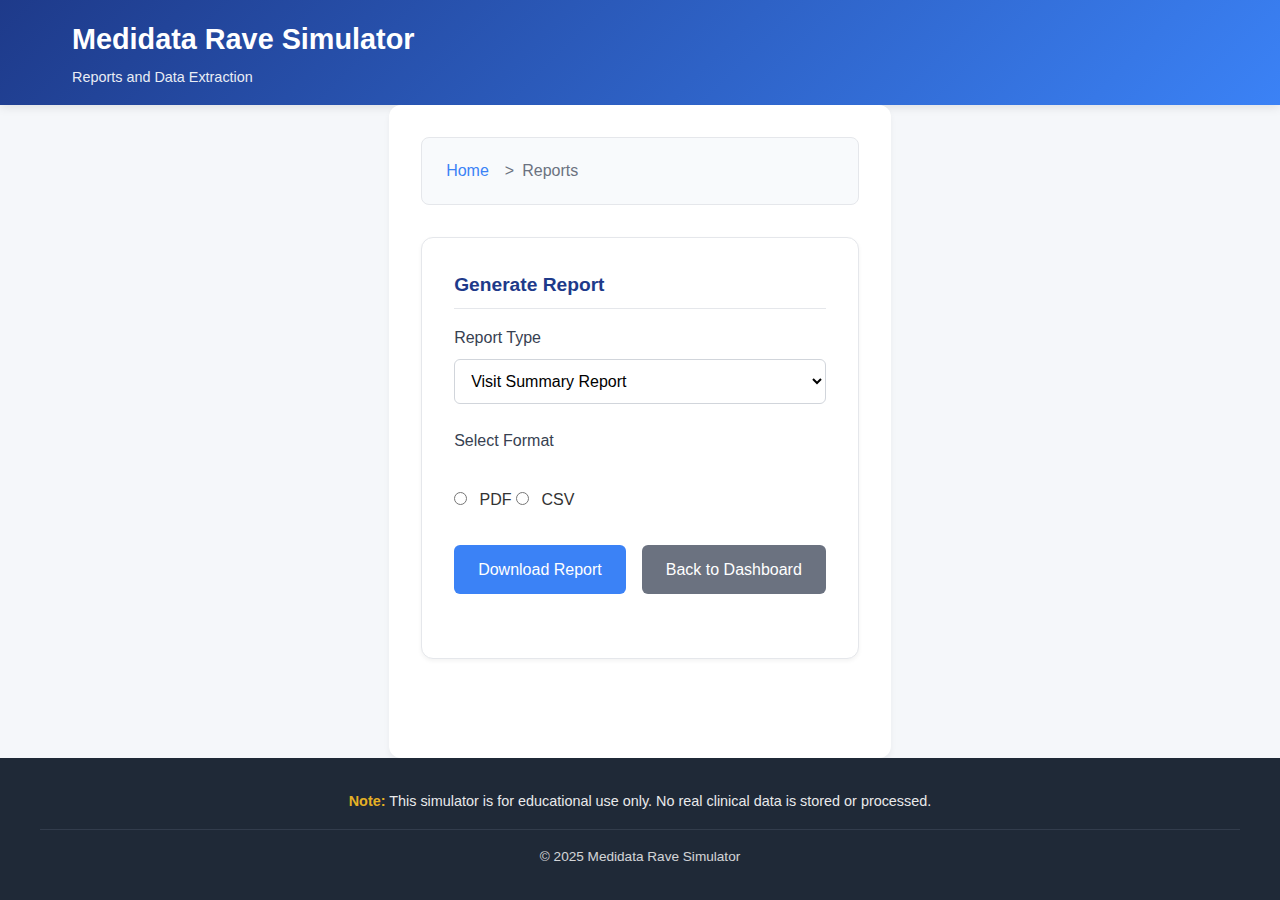
<file: screens/reports.html>
<!DOCTYPE html>
<html lang="en">
<head>
  <meta charset="UTF-8" />
  <meta name="viewport" content="width=device-width, initial-scale=1.0">
  <title>Reports and Data Extraction</title>
  <link rel="stylesheet" href="../css/styles.css" />
  <link rel="stylesheet" href="../css/components.css" />
</head>
<body>
  <header class="header">
    <div class="header-content">
      <div class="logo">
        <h2>Medidata Rave Simulator</h2>
        <p class="subtitle">Reports and Data Extraction</p>
      </div>
    </div>
  </header>

  <div class="container screen-container">
    <nav class="breadcrumb">
      <ul class="breadcrumb-list">
        <li class="breadcrumb-item"><a href="home_dashboard.html" class="breadcrumb-link">Home</a></li>
        <li class="breadcrumb-item breadcrumb-current">Reports</li>
      </ul>
    </nav>

    <div class="form-container">
      <div class="form-section">
        <h3>Generate Report</h3>
        <div class="form-group">
          <label class="form-label" for="report-type">Report Type</label>
          <select id="report-type" class="form-select">
            <option>Visit Summary Report</option>
            <option>Adverse Event Report</option>
            <option>Subject Progress Report</option>
            <option>Query Status Report</option>
          </select>
        </div>

        <div class="form-group">
          <label class="form-label">Select Format</label><br/>
          <label><input type="radio" name="format" class="form-radio"> PDF</label>
          <label><input type="radio" name="format" class="form-radio"> CSV</label>
        </div>

        <div class="btn-group">
          <button class="btn btn-primary" onclick="alert('Simulated download started')">Download Report</button>
          <a href="home_dashboard.html" class="btn btn-secondary">Back to Dashboard</a>
        </div>
      </div>
    </div>
  </div>

  <footer class="footer">
    <div class="disclaimer">
      <p><strong>Note:</strong> This simulator is for educational use only. No real clinical data is stored or processed.</p>
    </div>
    <div class="credit">
      <p>&copy; 2025 Medidata Rave Simulator </p>
    </div>
  </footer>
</body>
</html>
</file>
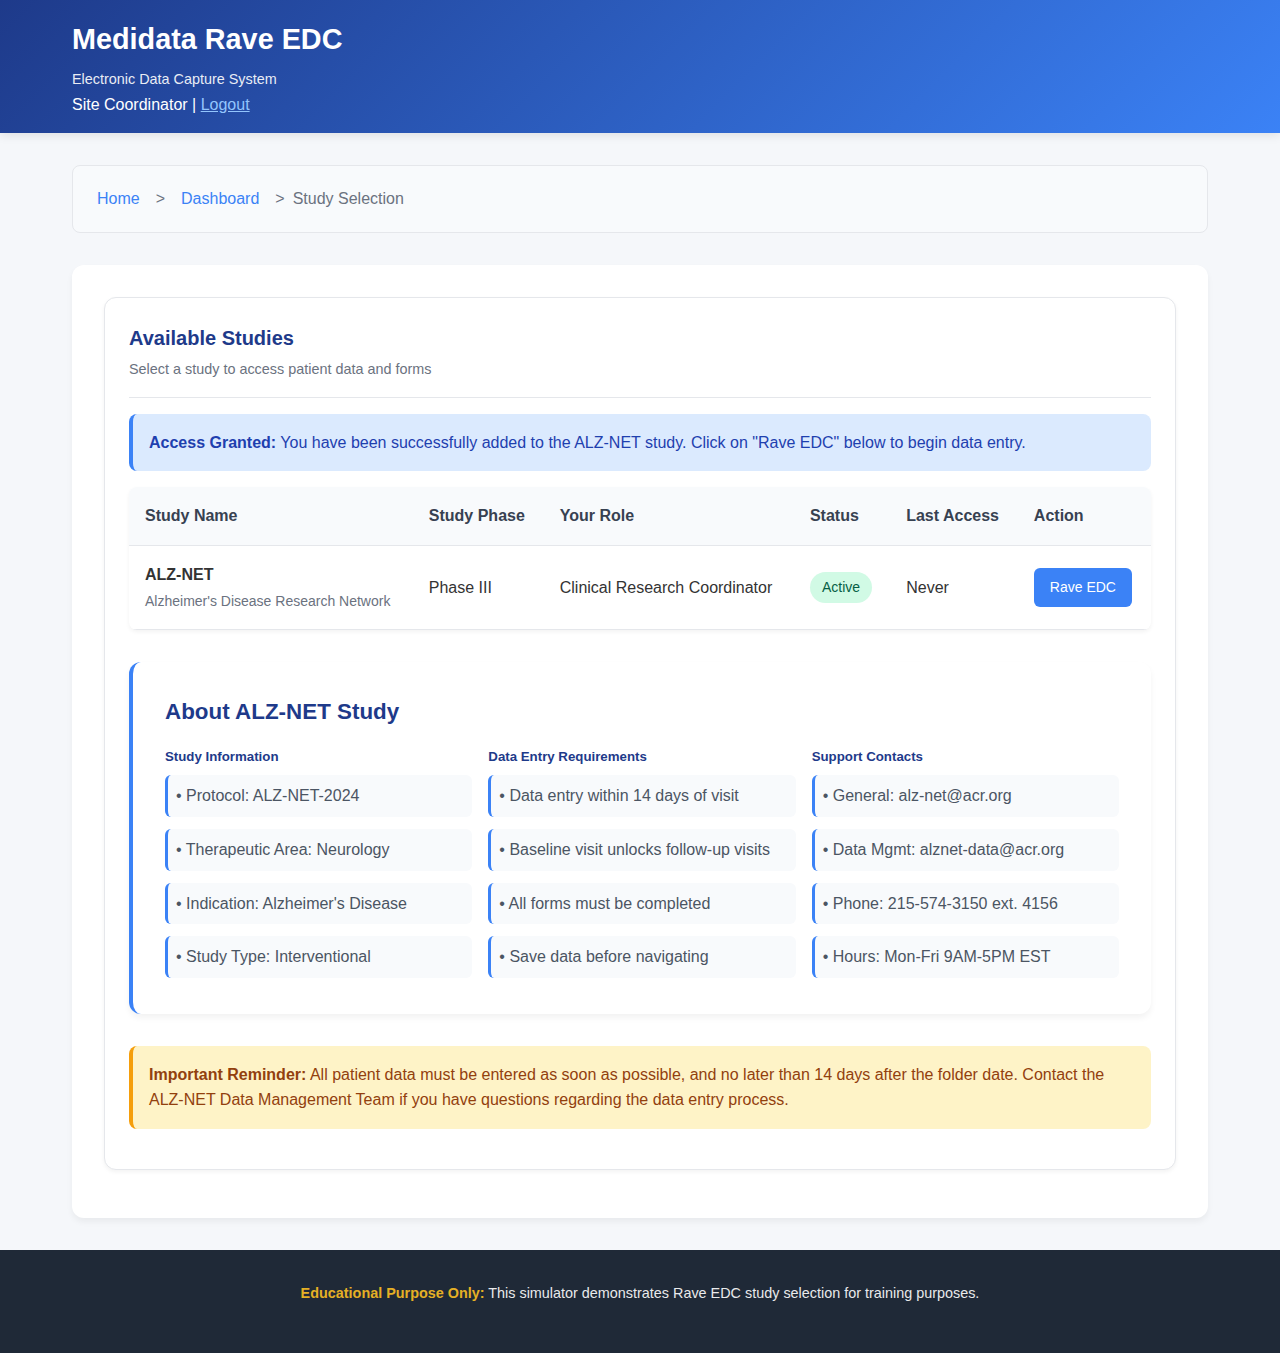
<file: screens/study_list.html>
<!DOCTYPE html>
<html lang="en">
<head>
    <meta charset="UTF-8">
    <meta name="viewport" content="width=device-width, initial-scale=1.0">
    <title>Medidata Rave EDC - Study Selection</title>
    <link rel="stylesheet" href="../css/styles.css">
    <link rel="stylesheet" href="../css/components.css">
</head>
<body>
    <header class="header">
        <div class="header-content">
            <div class="logo">
                <h2>Medidata Rave EDC</h2>
                <span class="subtitle">Electronic Data Capture System</span>
            </div>
            <div style="margin-left: auto; color: white;">
                Site Coordinator | <a href="../index.html" style="color: #93c5fd;">Logout</a>
            </div>
        </div>
    </header>

    <div class="container">
        <nav class="breadcrumb">
            <ul class="breadcrumb-list">
                <li class="breadcrumb-item">
                    <a href="../index.html" class="breadcrumb-link">Home</a>
                </li>
                <li class="breadcrumb-item">
                    <a href="home_dashboard.html" class="breadcrumb-link">Dashboard</a>
                </li>
                <li class="breadcrumb-item">
                    <span class="breadcrumb-current">Study Selection</span>
                </li>
            </ul>
        </nav>

        <div class="screen-container">
            <div class="card">
                <div class="card-header">
                    <h1 class="card-title">Available Studies</h1>
                    <p class="card-subtitle">Select a study to access patient data and forms</p>
                </div>

                <div class="alert alert-info">
                    <strong>Access Granted:</strong> You have been successfully added to the ALZ-NET study. Click on "Rave EDC" below to begin data entry.
                </div>

                <table class="data-table">
                    <thead>
                        <tr>
                            <th>Study Name</th>
                            <th>Study Phase</th>
                            <th>Your Role</th>
                            <th>Status</th>
                            <th>Last Access</th>
                            <th>Action</th>
                        </tr>
                    </thead>
                    <tbody>
                        <tr>
                            <td>
                                <strong>ALZ-NET</strong>
                                <br>
                                <span style="color: #6b7280; font-size: 0.875rem;">Alzheimer's Disease Research Network</span>
                            </td>
                            <td>Phase III</td>
                            <td>Clinical Research Coordinator</td>
                            <td><span class="status-indicator status-complete">Active</span></td>
                            <td>Never</td>
                            <td>
                                <a href="subject_list.html" class="btn btn-primary" style="padding: 0.5rem 1rem; font-size: 0.875rem;">Rave EDC</a>
                            </td>
                        </tr>
                    </tbody>
                </table>

                <div class="info-card" style="margin-top: 2rem;">
                    <h4>About ALZ-NET Study</h4>
                    <div style="display: grid; grid-template-columns: repeat(auto-fit, minmax(250px, 1fr)); gap: 1rem; margin-top: 1rem;">
                        <div>
                            <h5 style="color: #1e3a8a; margin-bottom: 0.5rem;">Study Information</h5>
                            <ul style="list-style: none; padding: 0; color: #6b7280;">
                                <li style="margin-bottom: 0.25rem;">• Protocol: ALZ-NET-2024</li>
                                <li style="margin-bottom: 0.25rem;">• Therapeutic Area: Neurology</li>
                                <li style="margin-bottom: 0.25rem;">• Indication: Alzheimer's Disease</li>
                                <li style="margin-bottom: 0.25rem;">• Study Type: Interventional</li>
                            </ul>
                        </div>
                        <div>
                            <h5 style="color: #1e3a8a; margin-bottom: 0.5rem;">Data Entry Requirements</h5>
                            <ul style="list-style: none; padding: 0; color: #6b7280;">
                                <li style="margin-bottom: 0.25rem;">• Data entry within 14 days of visit</li>
                                <li style="margin-bottom: 0.25rem;">• Baseline visit unlocks follow-up visits</li>
                                <li style="margin-bottom: 0.25rem;">• All forms must be completed</li>
                                <li style="margin-bottom: 0.25rem;">• Save data before navigating</li>
                            </ul>
                        </div>
                        <div>
                            <h5 style="color: #1e3a8a; margin-bottom: 0.5rem;">Support Contacts</h5>
                            <ul style="list-style: none; padding: 0; color: #6b7280;">
                                <li style="margin-bottom: 0.25rem;">• General: alz-net@acr.org</li>
                                <li style="margin-bottom: 0.25rem;">• Data Mgmt: alznet-data@acr.org</li>
                                <li style="margin-bottom: 0.25rem;">• Phone: 215-574-3150 ext. 4156</li>
                                <li style="margin-bottom: 0.25rem;">• Hours: Mon-Fri 9AM-5PM EST</li>
                            </ul>
                        </div>
                    </div>
                </div>

                <div class="alert alert-warning" style="margin-top: 2rem;">
                    <strong>Important Reminder:</strong> All patient data must be entered as soon as possible, and no later than 14 days after the folder date. Contact the ALZ-NET Data Management Team if you have questions regarding the data entry process.
                </div>
            </div>
        </div>
    </div>

    <footer class="footer">
        <div class="disclaimer">
            <p><strong>Educational Purpose Only:</strong> This simulator demonstrates Rave EDC study selection for training purposes.</p>
        </div>
    </footer>
</body>
</html>
</file>
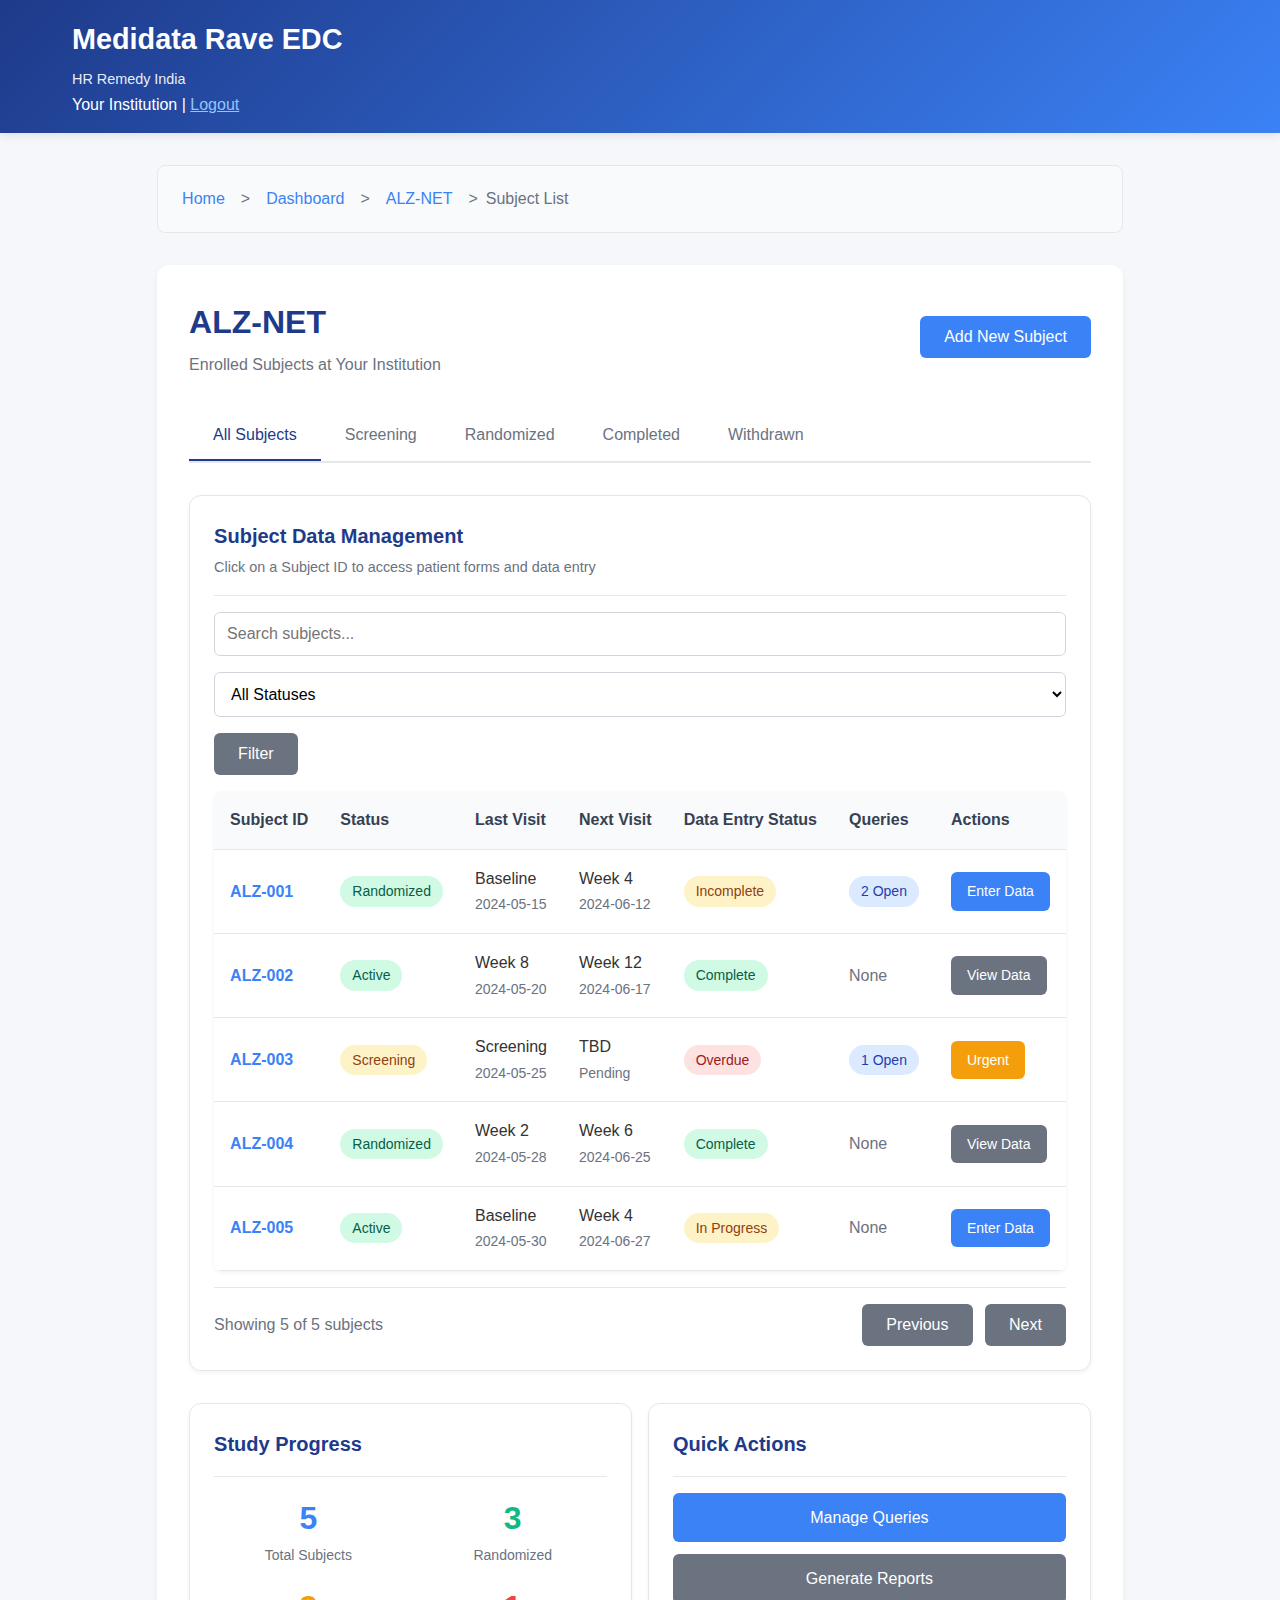
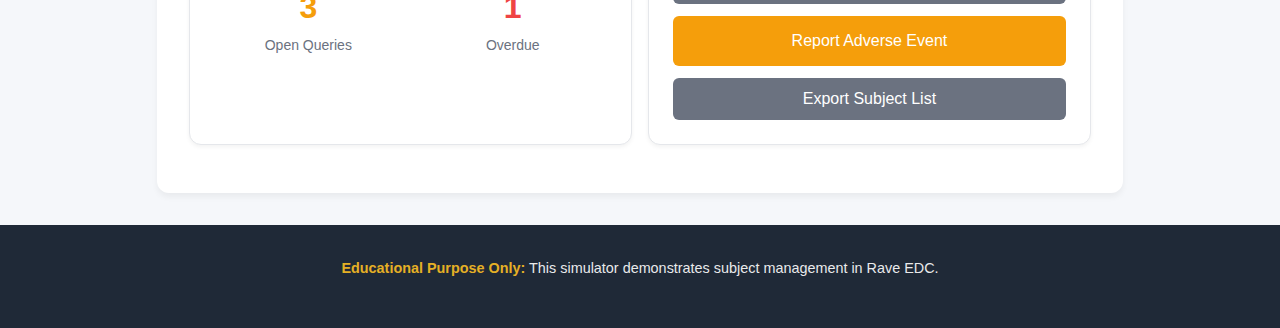
<file: screens/subject_list.html>
<!DOCTYPE html>
<html lang="en">
<head>
    <meta charset="UTF-8">
    <meta name="viewport" content="width=device-width, initial-scale=1.0">
    <title>Medidata Rave EDC - ALZ-NET Subjects</title>
    <link rel="stylesheet" href="../css/styles.css">
    <link rel="stylesheet" href="../css/components.css">
</head>
<body>
    <header class="header">
        <div class="header-content">
            <div class="logo">
                <h2>Medidata Rave EDC</h2>
                <span class="subtitle">HR Remedy India</span>
            </div>
            <div style="margin-left: auto; color: white;">
                Your Institution | <a href="../index.html" style="color: #93c5fd;">Logout</a>
            </div>
        </div>
    </header>

    <div class="container">
        <nav class="breadcrumb">
            <ul class="breadcrumb-list">
                <li class="breadcrumb-item">
                    <a href="../index.html" class="breadcrumb-link">Home</a>
                </li>
                <li class="breadcrumb-item">
                    <a href="home_dashboard.html" class="breadcrumb-link">Dashboard</a>
                </li>
                <li class="breadcrumb-item">
                    <a href="study_list.html" class="breadcrumb-link">ALZ-NET</a>
                </li>
                <li class="breadcrumb-item">
                    <span class="breadcrumb-current">Subject List</span>
                </li>
            </ul>
        </nav>

        <div class="screen-container">
            <div style="display: flex; justify-content: space-between; align-items: center; margin-bottom: 2rem;">
                <div>
                    <h1 style="color: #1e3a8a; margin: 0;">ALZ-NET</h1>
                    <p style="color: #6b7280; margin: 0.25rem 0 0 0;">Enrolled Subjects at Your Institution</p>
                </div>
                <div>
                    <button class="btn btn-primary">Add New Subject</button>
                </div>
            </div>

            <div class="nav-tabs" style="margin-bottom: 2rem;">
                <a href="#" class="nav-tab active">All Subjects</a>
                <a href="#" class="nav-tab">Screening</a>
                <a href="#" class="nav-tab">Randomized</a>
                <a href="#" class="nav-tab">Completed</a>
                <a href="#" class="nav-tab">Withdrawn</a>
            </div>

            <div class="card">
                <div class="card-header">
                    <h2 class="card-title">Subject Data Management</h2>
                    <p class="card-subtitle">Click on a Subject ID to access patient forms and data entry</p>
                </div>

                <div style="display: flex; gap: 1rem; margin-bottom: 1rem; flex-wrap: wrap;">
                    <input type="text" placeholder="Search subjects..." class="form-input" style="flex: 1; min-width: 200px;">
                    <select class="form-select" style="min-width: 150px;">
                        <option>All Statuses</option>
                        <option>Screening</option>
                        <option>Randomized</option>
                        <option>Active</option>
                        <option>Completed</option>
                    </select>
                    <button class="btn btn-secondary">Filter</button>
                </div>

                <table class="data-table">
                    <thead>
                        <tr>
                            <th>Subject ID</th>
                            <th>Status</th>
                            <th>Last Visit</th>
                            <th>Next Visit</th>
                            <th>Data Entry Status</th>
                            <th>Queries</th>
                            <th>Actions</th>
                        </tr>
                    </thead>
                    <tbody>
                        <tr style="cursor: pointer;" onclick="window.location.href='enrollment_forms.html'">
                            <td><strong style="color: #3b82f6;">ALZ-001</strong></td>
                            <td><span class="status-indicator status-complete">Randomized</span></td>
                            <td>Baseline<br><span style="color: #6b7280; font-size: 0.875rem;">2024-05-15</span></td>
                            <td>Week 4<br><span style="color: #6b7280; font-size: 0.875rem;">2024-06-12</span></td>
                            <td><span class="status-indicator status-pending">Incomplete</span></td>
                            <td><span class="status-indicator status-query">2 Open</span></td>
                            <td>
                                <a href="enrollment_forms.html" class="btn btn-primary" style="padding: 0.5rem 1rem; font-size: 0.875rem;">Enter Data</a>
                            </td>
                        </tr>
                        <tr style="cursor: pointer;">
                            <td><strong style="color: #3b82f6;">ALZ-002</strong></td>
                            <td><span class="status-indicator status-complete">Active</span></td>
                            <td>Week 8<br><span style="color: #6b7280; font-size: 0.875rem;">2024-05-20</span></td>
                            <td>Week 12<br><span style="color: #6b7280; font-size: 0.875rem;">2024-06-17</span></td>
                            <td><span class="status-indicator status-complete">Complete</span></td>
                            <td><span style="color: #6b7280;">None</span></td>
                            <td>
                                <a href="enrollment_forms.html" class="btn btn-secondary" style="padding: 0.5rem 1rem; font-size: 0.875rem;">View Data</a>
                            </td>
                        </tr>
                        <tr style="cursor: pointer;">
                            <td><strong style="color: #3b82f6;">ALZ-003</strong></td>
                            <td><span class="status-indicator status-pending">Screening</span></td>
                            <td>Screening<br><span style="color: #6b7280; font-size: 0.875rem;">2024-05-25</span></td>
                            <td>TBD<br><span style="color: #6b7280; font-size: 0.875rem;">Pending</span></td>
                            <td><span class="status-indicator status-error">Overdue</span></td>
                            <td><span class="status-indicator status-query">1 Open</span></td>
                            <td>
                                <a href="enrollment_forms.html" class="btn btn-warning" style="padding: 0.5rem 1rem; font-size: 0.875rem;">Urgent</a>
                            </td>
                        </tr>
                        <tr style="cursor: pointer;">
                            <td><strong style="color: #3b82f6;">ALZ-004</strong></td>
                            <td><span class="status-indicator status-complete">Randomized</span></td>
                            <td>Week 2<br><span style="color: #6b7280; font-size: 0.875rem;">2024-05-28</span></td>
                            <td>Week 6<br><span style="color: #6b7280; font-size: 0.875rem;">2024-06-25</span></td>
                            <td><span class="status-indicator status-complete">Complete</span></td>
                            <td><span style="color: #6b7280;">None</span></td>
                            <td>
                                <a href="enrollment_forms.html" class="btn btn-secondary" style="padding: 0.5rem 1rem; font-size: 0.875rem;">View Data</a>
                            </td>
                        </tr>
                        <tr style="cursor: pointer;">
                            <td><strong style="color: #3b82f6;">ALZ-005</strong></td>
                            <td><span class="status-indicator status-complete">Active</span></td>
                            <td>Baseline<br><span style="color: #6b7280; font-size: 0.875rem;">2024-05-30</span></td>
                            <td>Week 4<br><span style="color: #6b7280; font-size: 0.875rem;">2024-06-27</span></td>
                            <td><span class="status-indicator status-pending">In Progress</span></td>
                            <td><span style="color: #6b7280;">None</span></td>
                            <td>
                                <a href="enrollment_forms.html" class="btn btn-primary" style="padding: 0.5rem 1rem; font-size: 0.875rem;">Enter Data</a>
                            </td>
                        </tr>
                    </tbody>
                </table>

                <div style="display: flex; justify-content: between; align-items: center; margin-top: 1rem; padding-top: 1rem; border-top: 1px solid #e5e7eb;">
                    <p style="color: #6b7280; margin: 0;">Showing 5 of 5 subjects</p>
                    <div style="margin-left: auto;">
                        <button class="btn btn-secondary" disabled>Previous</button>
                        <button class="btn btn-secondary" disabled style="margin-left: 0.5rem;">Next</button>
                    </div>
                </div>
            </div>

            <div style="display: grid; grid-template-columns: repeat(auto-fit, minmax(300px, 1fr)); gap: 1rem; margin-top: 2rem;">
                <div class="card">
                    <div class="card-header">
                        <h3 class="card-title">Study Progress</h3>
                    </div>
                    <div style="display: grid; grid-template-columns: repeat(2, 1fr); gap: 1rem;">
                        <div style="text-align: center;">
                            <div style="font-size: 2rem; font-weight: bold; color: #3b82f6;">5</div>
                            <div style="color: #6b7280; font-size: 0.875rem;">Total Subjects</div>
                        </div>
                        <div style="text-align: center;">
                            <div style="font-size: 2rem; font-weight: bold; color: #10b981;">3</div>
                            <div style="color: #6b7280; font-size: 0.875rem;">Randomized</div>
                        </div>
                        <div style="text-align: center;">
                            <div style="font-size: 2rem; font-weight: bold; color: #f59e0b;">3</div>
                            <div style="color: #6b7280; font-size: 0.875rem;">Open Queries</div>
                        </div>
                        <div style="text-align: center;">
                            <div style="font-size: 2rem; font-weight: bold; color: #ef4444;">1</div>
                            <div style="color: #6b7280; font-size: 0.875rem;">Overdue</div>
                        </div>
                    </div>
                </div>

                <div class="card">
                    <div class="card-header">
                        <h3 class="card-title">Quick Actions</h3>
                    </div>
                    <div style="display: flex; flex-direction: column; gap: 0.75rem;">
                        <a href="query_management.html" class="btn btn-primary">Manage Queries</a>
                        <a href="reports.html" class="btn btn-secondary">Generate Reports</a>
                        <a href="adverse_events.html" class="btn btn-warning">Report Adverse Event</a>
                        <button class="btn btn-secondary">Export Subject List</button>
                    </div>
                </div>
            </div>
        </div>
    </div>

    <footer class="footer">
        <div class="disclaimer">
            <p><strong>Educational Purpose Only:</strong> This simulator demonstrates subject management in Rave EDC.</p>
        </div>
    </footer>
</body>
</html>
</file>
<file: css/styles.css>
/* Medidata Rave EDC Simulator - Main Styles */

* {
    margin: 0;
    padding: 0;
    box-sizing: border-box;
}

body {
    font-family: 'Segoe UI', Tahoma, Geneva, Verdana, sans-serif;
    line-height: 1.6;
    color: #333;
    background-color: #f5f7fa;
    min-height: 100vh;
    display: flex;
    flex-direction: column;
}

/* Header Styles */
.header {
    background: linear-gradient(135deg, #1e3a8a 0%, #3b82f6 100%);
    color: white;
    padding: 1rem 0;
    box-shadow: 0 2px 10px rgba(0,0,0,0.1);
}

.header-content {
    max-width: 1200px;
    margin: 0 auto;
    padding: 0 2rem;
}

.logo h2 {
    font-size: 1.8rem;
    font-weight: 600;
    margin-bottom: 0.25rem;
}

.subtitle {
    font-size: 0.9rem;
    opacity: 0.9;
    font-weight: 300;
}

/* Container */
.container {
    max-width: 1200px;
    margin: 0 auto;
    padding: 2rem;
    flex: 1;
}

/* Welcome Section */
.welcome-section {
    text-align: center;
    margin-bottom: 3rem;
    padding: 2rem;
    background: white;
    border-radius: 12px;
    box-shadow: 0 4px 6px rgba(0,0,0,0.05);
}

.welcome-section h1 {
    font-size: 2.5rem;
    color: #1e3a8a;
    margin-bottom: 1rem;
    font-weight: 700;
}

.description {
    font-size: 1.1rem;
    color: #6b7280;
    max-width: 600px;
    margin: 0 auto;
    line-height: 1.7;
}

/* Navigation Grid */
.navigation-grid {
    display: grid;
    grid-template-columns: repeat(auto-fit, minmax(300px, 1fr));
    gap: 2rem;
    margin-bottom: 3rem;
}

.nav-section {
    background: white;
    border-radius: 12px;
    padding: 1.5rem;
    box-shadow: 0 4px 6px rgba(0,0,0,0.05);
    border: 1px solid #e5e7eb;
    transition: transform 0.2s ease, box-shadow 0.2s ease;
}

.nav-section:hover {
    transform: translateY(-2px);
    box-shadow: 0 8px 15px rgba(0,0,0,0.1);
}

.nav-section h3 {
    color: #1e3a8a;
    font-size: 1.3rem;
    margin-bottom: 1rem;
    font-weight: 600;
    border-bottom: 2px solid #e5e7eb;
    padding-bottom: 0.5rem;
}

.nav-list {
    list-style: none;
}

.nav-list li {
    margin-bottom: 0.75rem;
}

.nav-link {
    display: flex;
    align-items: center;
    padding: 0.75rem;
    text-decoration: none;
    color: #4b5563;
    border-radius: 8px;
    transition: all 0.2s ease;
    border: 1px solid transparent;
}

.nav-link:hover {
    background-color: #f3f4f6;
    color: #1e3a8a;
    border-color: #3b82f6;
    transform: translateX(4px);
}

.nav-link .icon {
    font-size: 1.2rem;
    margin-right: 0.75rem;
    min-width: 24px;
}

.nav-link .text {
    font-weight: 500;
}

/* Info Section */
.info-section {
    margin-bottom: 2rem;
}

.info-card {
    background: white;
    border-radius: 12px;
    padding: 2rem;
    box-shadow: 0 4px 6px rgba(0,0,0,0.05);
    border-left: 4px solid #3b82f6;
}

.info-card h4 {
    color: #1e3a8a;
    font-size: 1.4rem;
    margin-bottom: 1rem;
    font-weight: 600;
}

.info-card p {
    color: #6b7280;
    margin-bottom: 1rem;
    line-height: 1.7;
}

.info-card ul {
    list-style: none;
    display: grid;
    grid-template-columns: repeat(auto-fit, minmax(200px, 1fr));
    gap: 0.5rem;
}

.info-card li {
    padding: 0.5rem;
    background: #f8fafc;
    border-radius: 6px;
    color: #4b5563;
    border-left: 3px solid #3b82f6;
}

/* Footer */
.footer {
    background: #1f2937;
    color: white;
    padding: 2rem 0;
    margin-top: auto;
}

.disclaimer, .credit {
    max-width: 1200px;
    margin: 0 auto;
    padding: 0 2rem;
    text-align: center;
}

.disclaimer {
    margin-bottom: 1rem;
}

.disclaimer p {
    margin-bottom: 0.5rem;
    font-size: 0.9rem;
    opacity: 0.9;
}

.disclaimer strong {
    color: #fbbf24;
}

.credit {
    border-top: 1px solid #374151;
    padding-top: 1rem;
    font-size: 0.85rem;
    opacity: 0.8;
}

/* Responsive Design */
@media (max-width: 768px) {
    .container {
        padding: 1rem;
    }
    
    .welcome-section h1 {
        font-size: 2rem;
    }
    
    .navigation-grid {
        grid-template-columns: 1fr;
        gap: 1rem;
    }
    
    .nav-section {
        padding: 1rem;
    }
    
    .header-content {
        padding: 0 1rem;
    }
    
    .logo h2 {
        font-size: 1.5rem;
    }
}

@media (max-width: 480px) {
    .welcome-section h1 {
        font-size: 1.7rem;
    }
    
    .description {
        font-size: 1rem;
    }
    
    .nav-link {
        padding: 0.5rem;
    }
    
    .nav-link .text {
        font-size: 0.9rem;
    }
}
</file>
<file: css/components.css>
/* Medidata Rave EDC Simulator - Component Styles */

/* Common screen layouts */
.screen-container {
    max-width: 1200px;
    margin: 0 auto;
    padding: 2rem;
    background: white;
    border-radius: 12px;
    box-shadow: 0 4px 6px rgba(0,0,0,0.05);
}

/* Breadcrumb Navigation */
.breadcrumb {
    background: #f8fafc;
    padding: 1rem;
    border-radius: 8px;
    margin-bottom: 2rem;
    border: 1px solid #e5e7eb;
}

.breadcrumb-list {
    list-style: none;
    display: flex;
    flex-wrap: wrap;
    align-items: center;
    gap: 0.5rem;
}

.breadcrumb-item {
    display: flex;
    align-items: center;
}

.breadcrumb-item:not(:last-child)::after {
    content: ">";
    margin-left: 0.5rem;
    color: #6b7280;
}

.breadcrumb-link {
    color: #3b82f6;
    text-decoration: none;
    padding: 0.25rem 0.5rem;
    border-radius: 4px;
    transition: background-color 0.2s ease;
}

.breadcrumb-link:hover {
    background-color: #dbeafe;
}

.breadcrumb-current {
    color: #6b7280;
    font-weight: 500;
}

/* Form Styles */
.form-container {
    background: white;
    padding: 2rem;
    border-radius: 12px;
    box-shadow: 0 2px 4px rgba(0,0,0,0.05);
    border: 1px solid #e5e7eb;
}

.form-section {
    margin-bottom: 2rem;
}

.form-section h3 {
    color: #1e3a8a;
    font-size: 1.2rem;
    margin-bottom: 1rem;
    font-weight: 600;
    border-bottom: 1px solid #e5e7eb;
    padding-bottom: 0.5rem;
}

.form-group {
    margin-bottom: 1.5rem;
}

.form-label {
    display: block;
    margin-bottom: 0.5rem;
    font-weight: 500;
    color: #374151;
}

.form-input {
    width: 100%;
    padding: 0.75rem;
    border: 1px solid #d1d5db;
    border-radius: 6px;
    font-size: 1rem;
    transition: border-color 0.2s ease, box-shadow 0.2s ease;
}

.form-input:focus {
    outline: none;
    border-color: #3b82f6;
    box-shadow: 0 0 0 3px rgba(59, 130, 246, 0.1);
}

.form-select {
    width: 100%;
    padding: 0.75rem;
    border: 1px solid #d1d5db;
    border-radius: 6px;
    font-size: 1rem;
    background-color: white;
    cursor: pointer;
}

.form-textarea {
    width: 100%;
    padding: 0.75rem;
    border: 1px solid #d1d5db;
    border-radius: 6px;
    font-size: 1rem;
    min-height: 100px;
    resize: vertical;
}

.form-checkbox {
    margin-right: 0.5rem;
}

.form-radio {
    margin-right: 0.5rem;
}

/* Button Styles */
.btn {
    display: inline-block;
    padding: 0.75rem 1.5rem;
    border: none;
    border-radius: 6px;
    font-size: 1rem;
    font-weight: 500;
    text-decoration: none;
    cursor: pointer;
    transition: all 0.2s ease;
    text-align: center;
}

.btn-primary {
    background-color: #3b82f6;
    color: white;
}

.btn-primary:hover {
    background-color: #2563eb;
    transform: translateY(-1px);
    box-shadow: 0 4px 8px rgba(59, 130, 246, 0.3);
}

.btn-secondary {
    background-color: #6b7280;
    color: white;
}

.btn-secondary:hover {
    background-color: #4b5563;
}

.btn-success {
    background-color: #10b981;
    color: white;
}

.btn-success:hover {
    background-color: #059669;
}

.btn-warning {
    background-color: #f59e0b;
    color: white;
}

.btn-warning:hover {
    background-color: #d97706;
}

.btn-danger {
    background-color: #ef4444;
    color: white;
}

.btn-danger:hover {
    background-color: #dc2626;
}

.btn-group {
    display: flex;
    gap: 1rem;
    margin-top: 2rem;
    flex-wrap: wrap;
}

/* Status Indicators */
.status-indicator {
    display: inline-flex;
    align-items: center;
    padding: 0.25rem 0.75rem;
    border-radius: 20px;
    font-size: 0.875rem;
    font-weight: 500;
}

.status-complete {
    background-color: #d1fae5;
    color: #065f46;
}

.status-pending {
    background-color: #fef3c7;
    color: #92400e;
}

.status-error {
    background-color: #fee2e2;
    color: #991b1b;
}

.status-query {
    background-color: #dbeafe;
    color: #1e40af;
}

/* Table Styles */
.data-table {
    width: 100%;
    border-collapse: collapse;
    margin-top: 1rem;
    background: white;
    border-radius: 8px;
    overflow: hidden;
    box-shadow: 0 2px 4px rgba(0,0,0,0.05);
}

.data-table th,
.data-table td {
    padding: 1rem;
    text-align: left;
    border-bottom: 1px solid #e5e7eb;
}

.data-table th {
    background-color: #f8fafc;
    font-weight: 600;
    color: #374151;
}

.data-table tr:hover {
    background-color: #f9fafb;
}

/* Card Styles */
.card {
    background: white;
    border-radius: 12px;
    padding: 1.5rem;
    box-shadow: 0 2px 4px rgba(0,0,0,0.05);
    border: 1px solid #e5e7eb;
    margin-bottom: 1rem;
}

.card-header {
    border-bottom: 1px solid #e5e7eb;
    padding-bottom: 1rem;
    margin-bottom: 1rem;
}

.card-title {
    font-size: 1.25rem;
    font-weight: 600;
    color: #1e3a8a;
    margin: 0;
}

.card-subtitle {
    color: #6b7280;
    font-size: 0.9rem;
    margin-top: 0.25rem;
}

/* Alert Styles */
.alert {
    padding: 1rem;
    border-radius: 8px;
    margin-bottom: 1rem;
    border-left: 4px solid;
}

.alert-info {
    background-color: #dbeafe;
    border-color: #3b82f6;
    color: #1e40af;
}

.alert-success {
    background-color: #d1fae5;
    border-color: #10b981;
    color: #047857;
}

.alert-warning {
    background-color: #fef3c7;
    border-color: #f59e0b;
    color: #92400e;
}

.alert-error {
    background-color: #fee2e2;
    border-color: #ef4444;
    color: #991b1b;
}

/* Navigation Tabs */
.nav-tabs {
    display: flex;
    border-bottom: 2px solid #e5e7eb;
    margin-bottom: 2rem;
    overflow-x: auto;
}

.nav-tab {
    padding: 0.75rem 1.5rem;
    text-decoration: none;
    color: #6b7280;
    border-bottom: 2px solid transparent;
    font-weight: 500;
    transition: all 0.2s ease;
    white-space: nowrap;
}

.nav-tab:hover {
    color: #3b82f6;
    border-bottom-color: #3b82f6;
}

.nav-tab.active {
    color: #1e3a8a;
    border-bottom-color: #1e3a8a;
}

/* Responsive adjustments */
@media (max-width: 768px) {
    .screen-container {
        padding: 1rem;
        margin: 1rem;
    }
    
    .btn-group {
        flex-direction: column;
    }
    
    .btn {
        width: 100%;
    }
    
    .data-table {
        font-size: 0.875rem;
    }
    
    .data-table th,
    .data-table td {
        padding: 0.5rem;
    }
}
</file>
